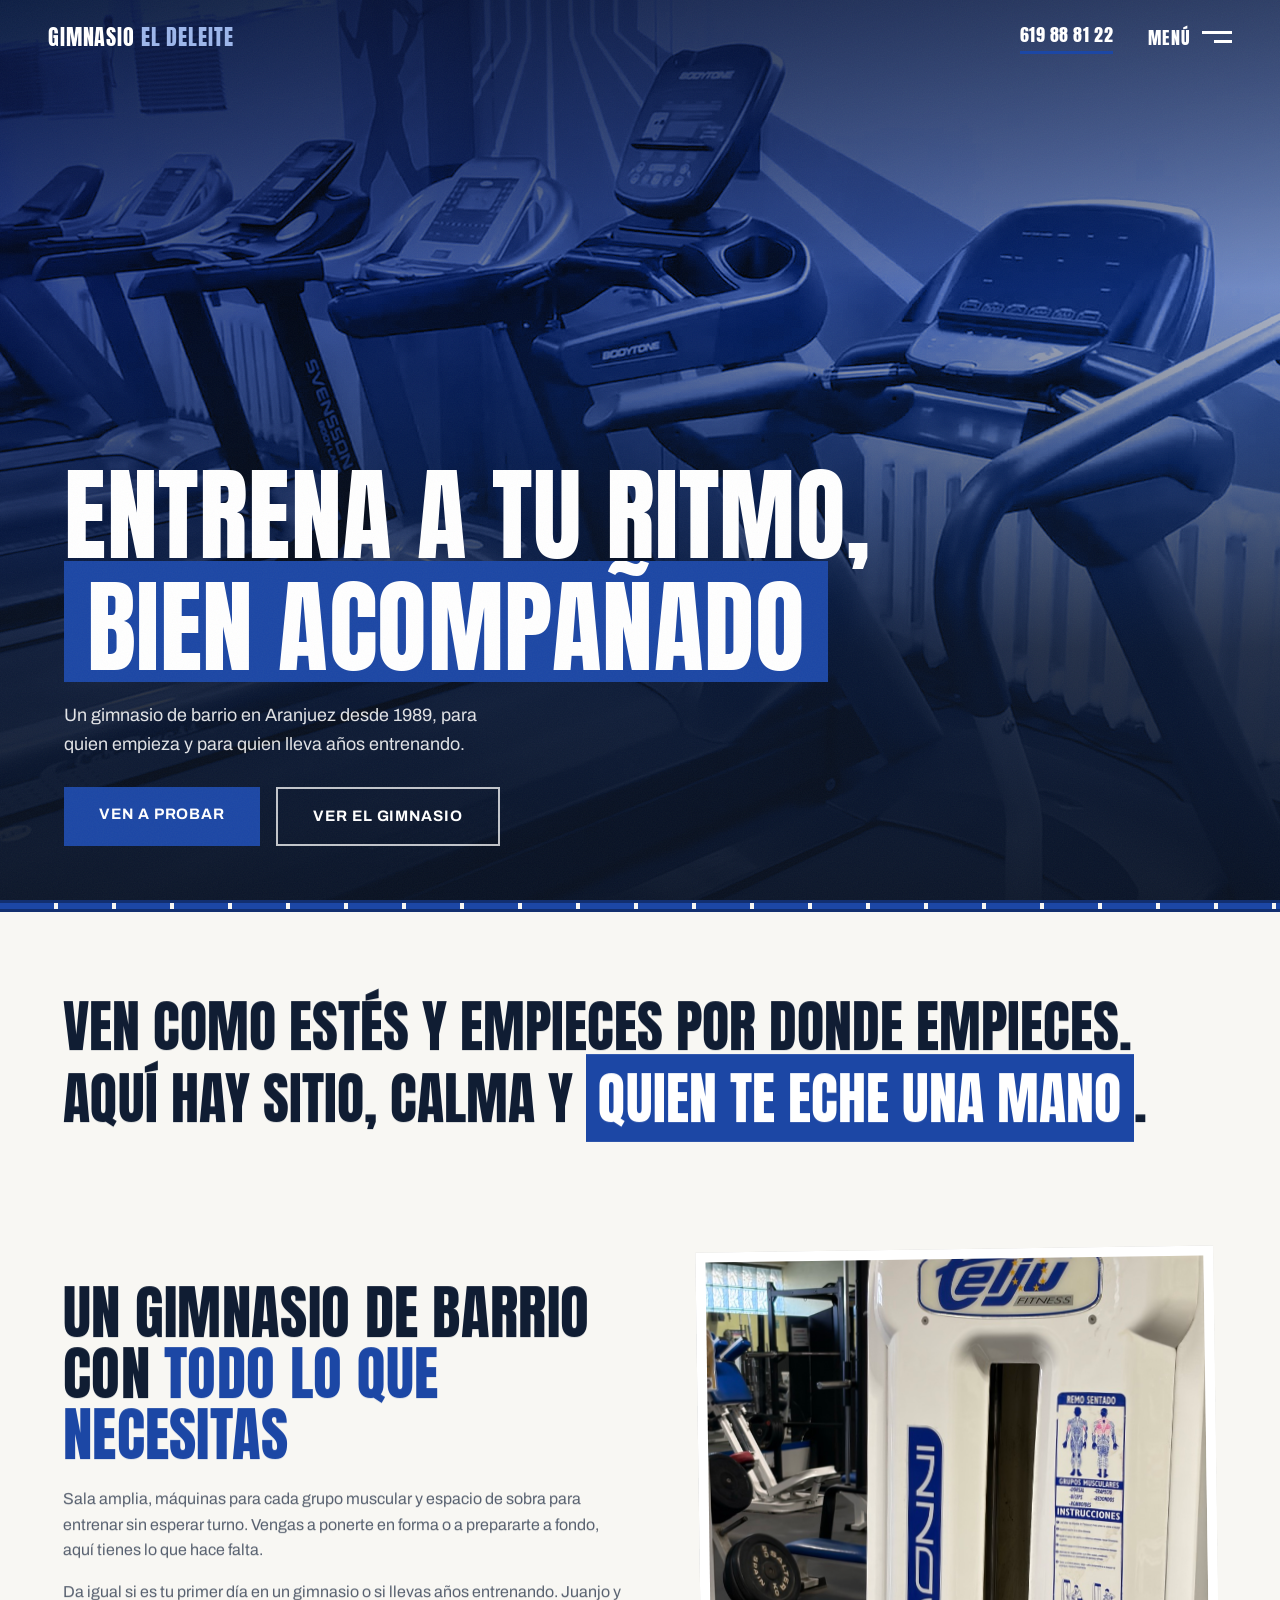
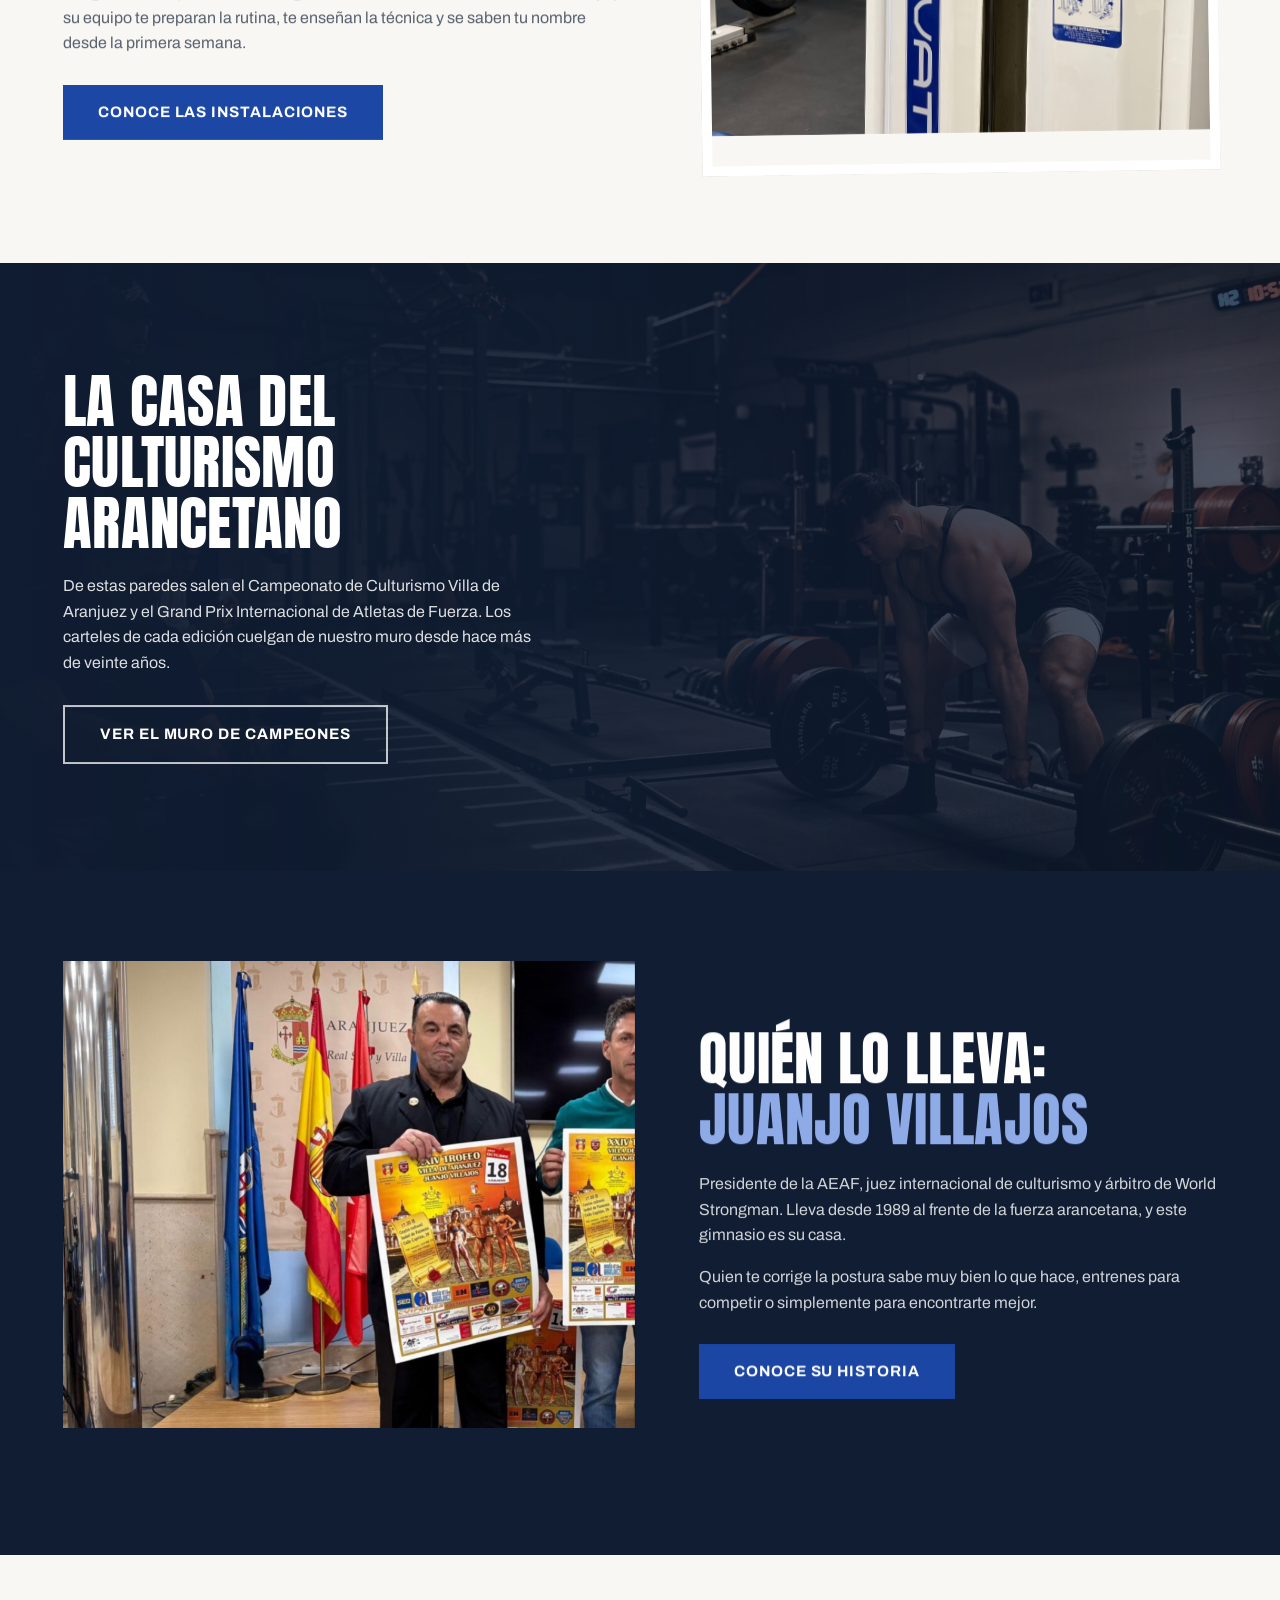
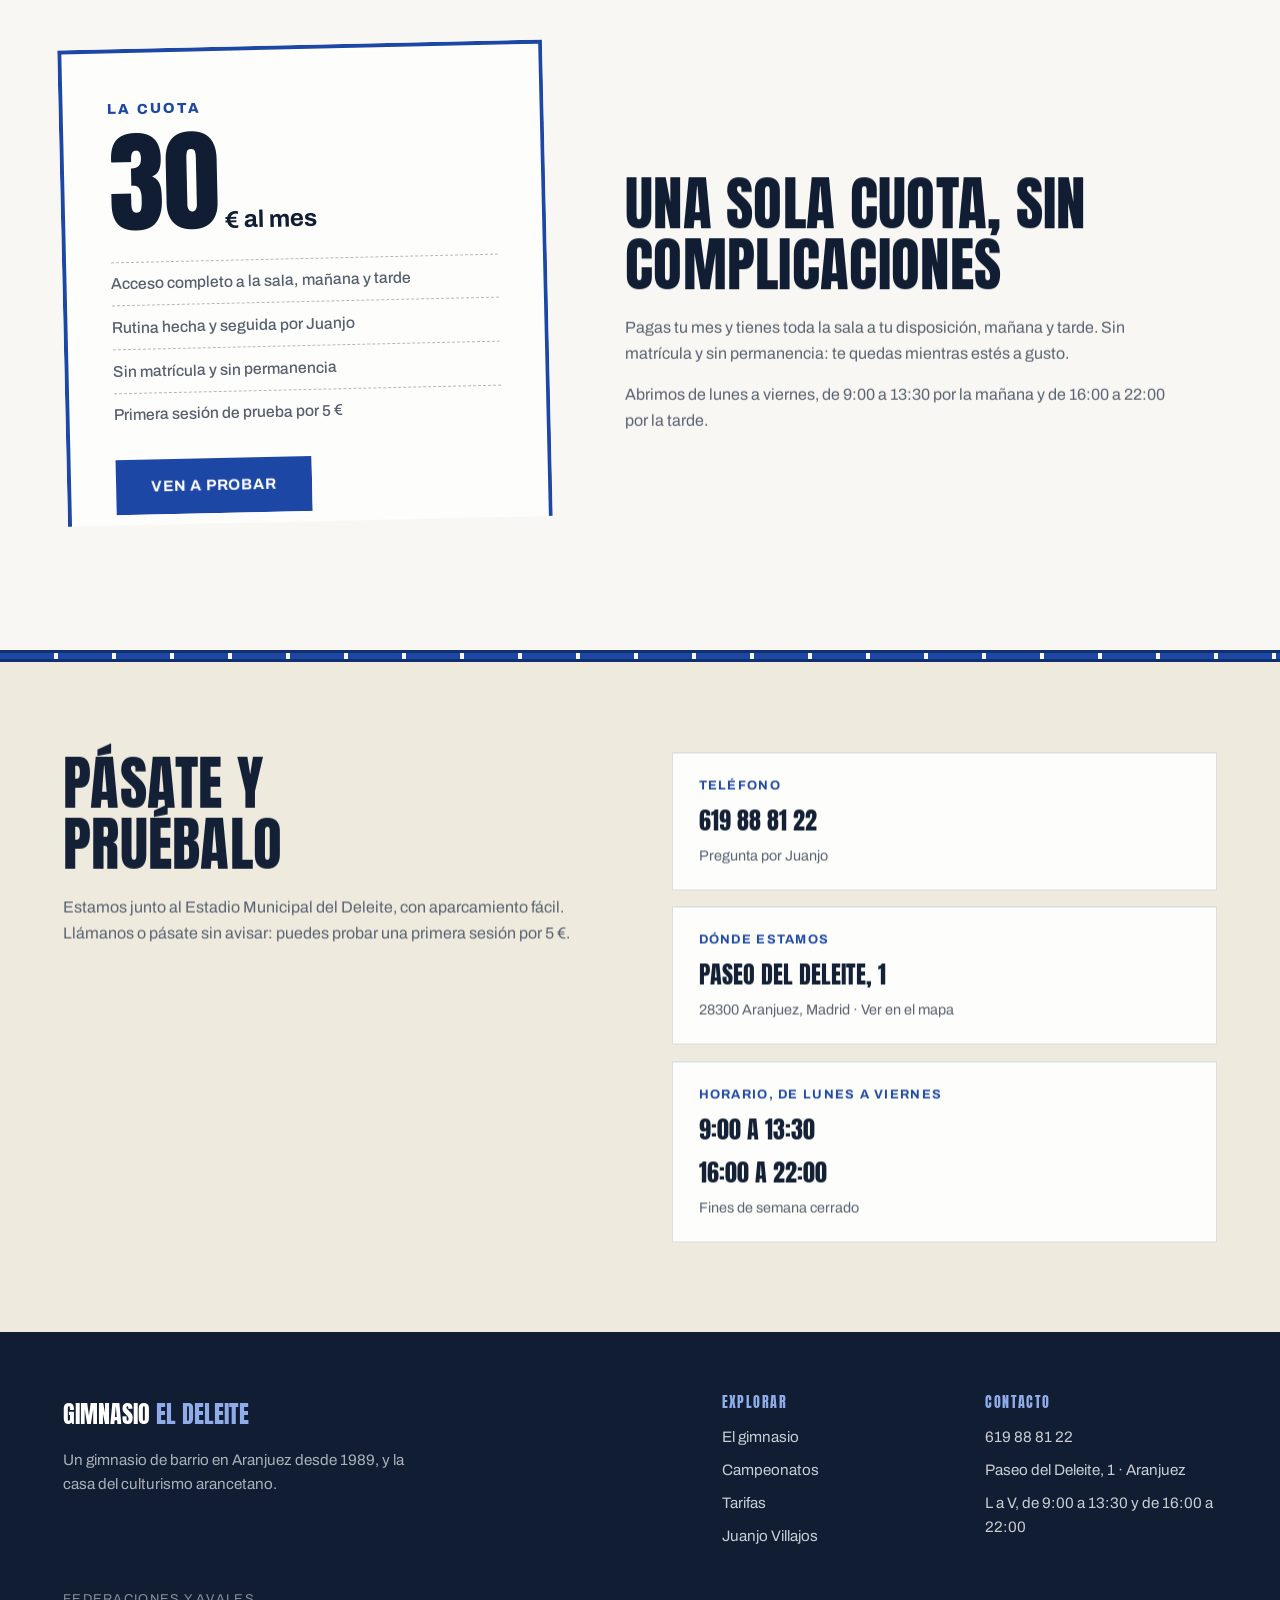
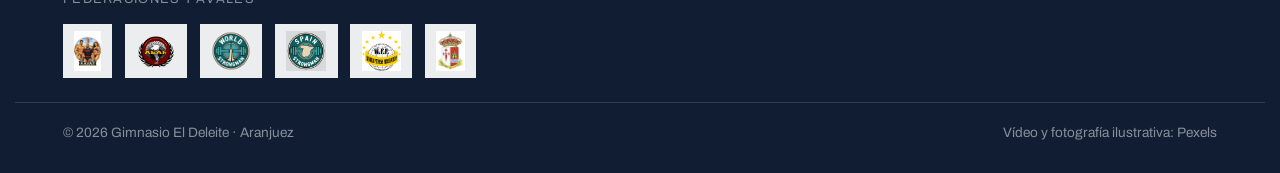
<file: index.html>
<!DOCTYPE html>
<html lang="es">
<head>
  <meta charset="UTF-8">
  <meta name="viewport" content="width=device-width, initial-scale=1.0">
  <title>Gimnasio El Deleite · Aranjuez</title>
  <meta name="description" content="Gimnasio El Deleite: un gimnasio de barrio en Aranjuez desde 1989, con sala amplia, máquinas para todos los niveles y trato cercano. Cuota única de 30 € al mes.">
  <link rel="icon" type="image/png" sizes="32x32" href="assets/icono-32.png">
  <link rel="apple-touch-icon" sizes="180x180" href="assets/icono-180.png">
  <link rel="preconnect" href="https://fonts.googleapis.com">
  <link rel="preconnect" href="https://fonts.gstatic.com" crossorigin>
  <link href="https://fonts.googleapis.com/css2?family=Anton&family=Archivo:wght@400;500;600;700;800&display=swap" rel="stylesheet">
  <link rel="stylesheet" href="css/styles.css?v=17">
</head>
<body>

  <div id="top-sentinel" aria-hidden="true"></div>

  <header class="nav nav--overlay" id="nav">
    <a class="nav__brand" href="index.html">Gimnasio <span>El Deleite</span></a>
    <div class="nav__right">
      <a class="nav__tel" href="tel:+34619888122">619 88 81 22</a>
      <button class="nav__menu" id="navToggle" aria-expanded="false" aria-controls="menu">
        <span>Menú</span>
        <span class="nav__menu-bars" aria-hidden="true"><i></i><i></i></span>
      </button>
    </div>
  </header>

  <!-- PANEL DE MENÚ -->
  <div class="menu" id="menu" aria-hidden="true" role="dialog" aria-modal="true" aria-label="Menú de navegación">
    <button class="menu__close" id="menuClose" aria-label="Cerrar menú">
      <span>Cerrar</span>
      <svg width="22" height="22" viewBox="0 0 22 22" fill="none" stroke="currentColor" stroke-width="2.5" aria-hidden="true"><path d="M3 3l16 16M19 3L3 19"/></svg>
    </button>
    <nav class="menu__nav" aria-label="Navegación principal">
        <a class="menu__link is-active" href="index.html">Inicio</a>
        <a class="menu__link" href="gimnasio.html">El gimnasio</a>
        <a class="menu__link" href="campeonatos.html">Campeonatos</a>
        <a class="menu__link" href="index.html#tarifas">La cuota</a>
        <a class="menu__link" href="index.html#contacto">Contacto</a>
      <div class="menu__foot">
        <a href="tel:+34619888122">619 88 81 22</a>
        <span>Paseo del Deleite, 1 · Aranjuez</span>
        <span>L a V, de 9:00 a 13:30 y de 16:00 a 22:00</span>
      </div>
    </nav>
    <div class="menu__aside" aria-hidden="true">
      <img src="assets/sala-blanca.jpg" alt="">
      <p class="menu__tagline">Aranjuez entrena aquí desde 1989</p>
    </div>
  </div>

  <!-- HERO -->
  <section class="hero" id="inicio">
    <!-- TODO: sustituir gym-hero.mp4 por un vídeo grabado dentro del gimnasio.
         El duotono azul del CSS ajusta cualquier metraje a la paleta de la casa. -->
    <div class="hero__media" aria-hidden="true">
      <video class="hero__video" autoplay muted loop playsinline poster="assets/gym-hero-poster.jpg">
        <source src="assets/gym-hero.mp4" type="video/mp4">
      </video>
      <div class="hero__duo"></div>
      <div class="hero__duo"></div>
    </div>
    <div class="hero__scrim" aria-hidden="true"></div>
    <div class="hero__content">
      <h1 class="hero__title">
        <span class="line"><span class="line__inner">Entrena a tu ritmo,</span></span>
        <span class="line"><span class="line__inner"><span class="hl">bien acompañado</span></span></span>
      </h1>
      <p class="hero__sub">Un gimnasio de barrio en Aranjuez desde 1989, para quien empieza y para quien lleva años entrenando.</p>
      <div class="hero__actions">
        <a class="btn btn--azul magnetic" href="#contacto">Ven a probar</a>
        <a class="btn btn--ghost-light magnetic" href="gimnasio.html">Ver el gimnasio</a>
      </div>
    </div>
  </section>

  <div class="tiles" aria-hidden="true"></div>

  <!-- MANIFIESTO -->
  <section class="manifesto">
    <p class="manifesto__line anim-head">Ven como estés y empieces por donde empieces.</p>
    <p class="manifesto__line anim-head">Aquí hay sitio, calma y <span class="hl">quien te eche una mano</span>.</p>
  </section>

  <!-- EL GIMNASIO -->
  <section class="split">
    <div class="split__text">
      <h2 class="anim-head">Un gimnasio de barrio con <em>todo lo que necesitas</em></h2>
      <p class="anim-up">Sala amplia, máquinas para cada grupo muscular y espacio de sobra para entrenar sin esperar turno. Vengas a ponerte en forma o a prepararte a fondo, aquí tienes lo que hace falta.</p>
      <p class="anim-up">Da igual si es tu primer día en un gimnasio o si llevas años entrenando. Juanjo y su equipo te preparan la rutina, te enseñan la técnica y se saben tu nombre desde la primera semana.</p>
      <a class="btn btn--azul magnetic anim-up" href="gimnasio.html">Conoce las instalaciones</a>
    </div>
    <div class="split__media split__media--frame anim-reveal">
      <img class="parallax" src="assets/sala-maquinas.jpg" alt="Sala de máquinas del gimnasio El Deleite, con máquinas Telju blancas y azules">
    </div>
  </section>

  <!-- CAMPEONATOS -->
  <section class="band-photo">
    <img class="band-photo__bg parallax" src="assets/grandprix.jpg" alt="">
    <div class="band-photo__inner">
      <h2 class="anim-head">La casa del culturismo arancetano</h2>
      <p class="anim-up">De estas paredes salen el Campeonato de Culturismo Villa de Aranjuez y el Grand Prix Internacional de Atletas de Fuerza. Los carteles de cada edición cuelgan de nuestro muro desde hace más de veinte años.</p>
      <a class="btn btn--ghost-light magnetic anim-up" href="campeonatos.html">Ver el muro de campeones</a>
    </div>
  </section>

  <!-- JUANJO -->
  <section class="owner">
    <div class="split split--flip">
      <div class="split__text">
        <h2 class="anim-head">Quién lo lleva: <em>Juanjo Villajos</em></h2>
        <p class="anim-up">Presidente de la AEAF, juez internacional de culturismo y árbitro de World Strongman. Lleva desde 1989 al frente de la fuerza arancetana, y este gimnasio es su casa.</p>
        <p class="anim-up">Quien te corrige la postura sabe muy bien lo que hace, entrenes para competir o simplemente para encontrarte mejor.</p>
        <a class="btn btn--azul magnetic anim-up" href="https://www.juanjovillajos.es" target="_blank" rel="noopener noreferrer">Conoce su historia</a>
      </div>
      <div class="split__media anim-reveal">
        <img class="parallax" src="assets/juanjo.jpg" alt="Juanjo Villajos presentando el XXIV Trofeo Villa de Aranjuez">
      </div>
    </div>
  </section>

  <!-- LA CUOTA -->
  <section class="fee" id="tarifas">
    <div class="fee__inner">
      <div class="fee__sign anim-reveal">
        <span class="fee__label">La cuota</span>
        <span class="fee__price">30<small> € al mes</small></span>
        <ul class="fee__terms">
          <li>Acceso completo a la sala, mañana y tarde</li>
          <li>Rutina hecha y seguida por Juanjo</li>
          <li>Sin matrícula y sin permanencia</li>
          <li>Primera sesión de prueba por 5 €</li>
        </ul>
        <a class="btn btn--azul magnetic" href="#contacto">Ven a probar</a>
      </div>
      <div class="fee__text">
        <h2 class="anim-head">Una sola cuota, sin complicaciones</h2>
        <p class="anim-up">Pagas tu mes y tienes toda la sala a tu disposición, mañana y tarde. Sin matrícula y sin permanencia: te quedas mientras estés a gusto.</p>
        <p class="anim-up">Abrimos de lunes a viernes, de 9:00 a 13:30 por la mañana y de 16:00 a 22:00 por la tarde.</p>
      </div>
    </div>
  </section>

  <div class="tiles" aria-hidden="true"></div>

  <!-- CONTACTO -->
  <section class="contact" id="contacto">
    <div class="contact__inner">
      <div class="contact__intro">
        <h2 class="anim-head">Pásate y pruébalo</h2>
        <p class="anim-up">Estamos junto al Estadio Municipal del Deleite, con aparcamiento fácil. Llámanos o pásate sin avisar: puedes probar una primera sesión por 5 €.</p>
      </div>
      <div class="contact__cards">
        <a class="contact__card anim-up magnetic" href="tel:+34619888122">
          <span class="contact__label">Teléfono</span>
          <span class="contact__value">619 88 81 22</span>
          <span class="contact__extra">Pregunta por Juanjo</span>
        </a>
        <a class="contact__card anim-up magnetic" href="https://maps.google.com/?q=Paseo+del+Deleite+1,+Aranjuez" target="_blank" rel="noopener noreferrer">
          <span class="contact__label">Dónde estamos</span>
          <span class="contact__value">Paseo del Deleite, 1</span>
          <span class="contact__extra">28300 Aranjuez, Madrid · Ver en el mapa</span>
        </a>
        <div class="contact__card anim-up">
          <span class="contact__label">Horario, de lunes a viernes</span>
          <span class="contact__value">9:00 a 13:30</span>
          <span class="contact__value">16:00 a 22:00</span>
          <span class="contact__extra">Fines de semana cerrado</span>
        </div>
      </div>
    </div>
  </section>

  <footer class="footer">
    <div class="footer__main">
      <div class="footer__brand">
        <a class="footer__logo" href="index.html">Gimnasio <span>El Deleite</span></a>
        <p class="footer__tag">Un gimnasio de barrio en Aranjuez desde 1989, y la casa del culturismo arancetano.</p>
      </div>
      <nav class="footer__nav" aria-label="Enlaces del pie">
        <div class="footer__col">
          <h3 class="footer__h">Explorar</h3>
          <a href="gimnasio.html">El gimnasio</a>
          <a href="campeonatos.html">Campeonatos</a>
          <a href="index.html#tarifas">Tarifas</a>
          <a href="https://www.juanjovillajos.es" target="_blank" rel="noopener noreferrer">Juanjo Villajos</a>
        </div>
        <div class="footer__col">
          <h3 class="footer__h">Contacto</h3>
          <a href="tel:+34619888122">619 88 81 22</a>
          <span>Paseo del Deleite, 1 · Aranjuez</span>
          <span>L a V, de 9:00 a 13:30 y de 16:00 a 22:00</span>
        </div>
      </nav>
    </div>
    <div class="footer__orgs">
      <span class="footer__orgs-label">Federaciones y avales</span>
      <div class="footer__logos">
        <span class="footer__chip"><img src="assets/aafaf.jpg" alt="AAFAF, Asociación Arancetana de Fisicoculturismo y Atletas de Fuerza"></span>
        <span class="footer__chip"><img src="assets/aeaf.png" alt="AEAF, Agrupación Española de Atletas de Fuerza"></span>
        <a class="footer__chip" href="https://worldstrongman.org" target="_blank" rel="noopener noreferrer"><img src="assets/world-strongman.png" alt="World Strongman"></a>
        <span class="footer__chip"><img src="assets/spain-strongman.jpg" alt="Spain Strongman"></span>
        <span class="footer__chip"><img src="assets/wff.png" alt="WFF, World Fitness Federation"></span>
        <a class="footer__chip" href="https://www.aranjuez.es" target="_blank" rel="noopener noreferrer"><img src="assets/aranjuez.jpg" alt="Real Sitio y Villa de Aranjuez"></a>
      </div>
    </div>
    <div class="footer__bottom">
      <span>© 2026 Gimnasio El Deleite · Aranjuez</span>
      <span>Vídeo y fotografía ilustrativa: Pexels</span>
    </div>
  </footer>

  <script src="js/vendor/gsap.min.js"></script>
  <script src="js/vendor/ScrollTrigger.min.js"></script>
  <script src="js/main.js?v=17"></script>
</body>
</html>
</file>
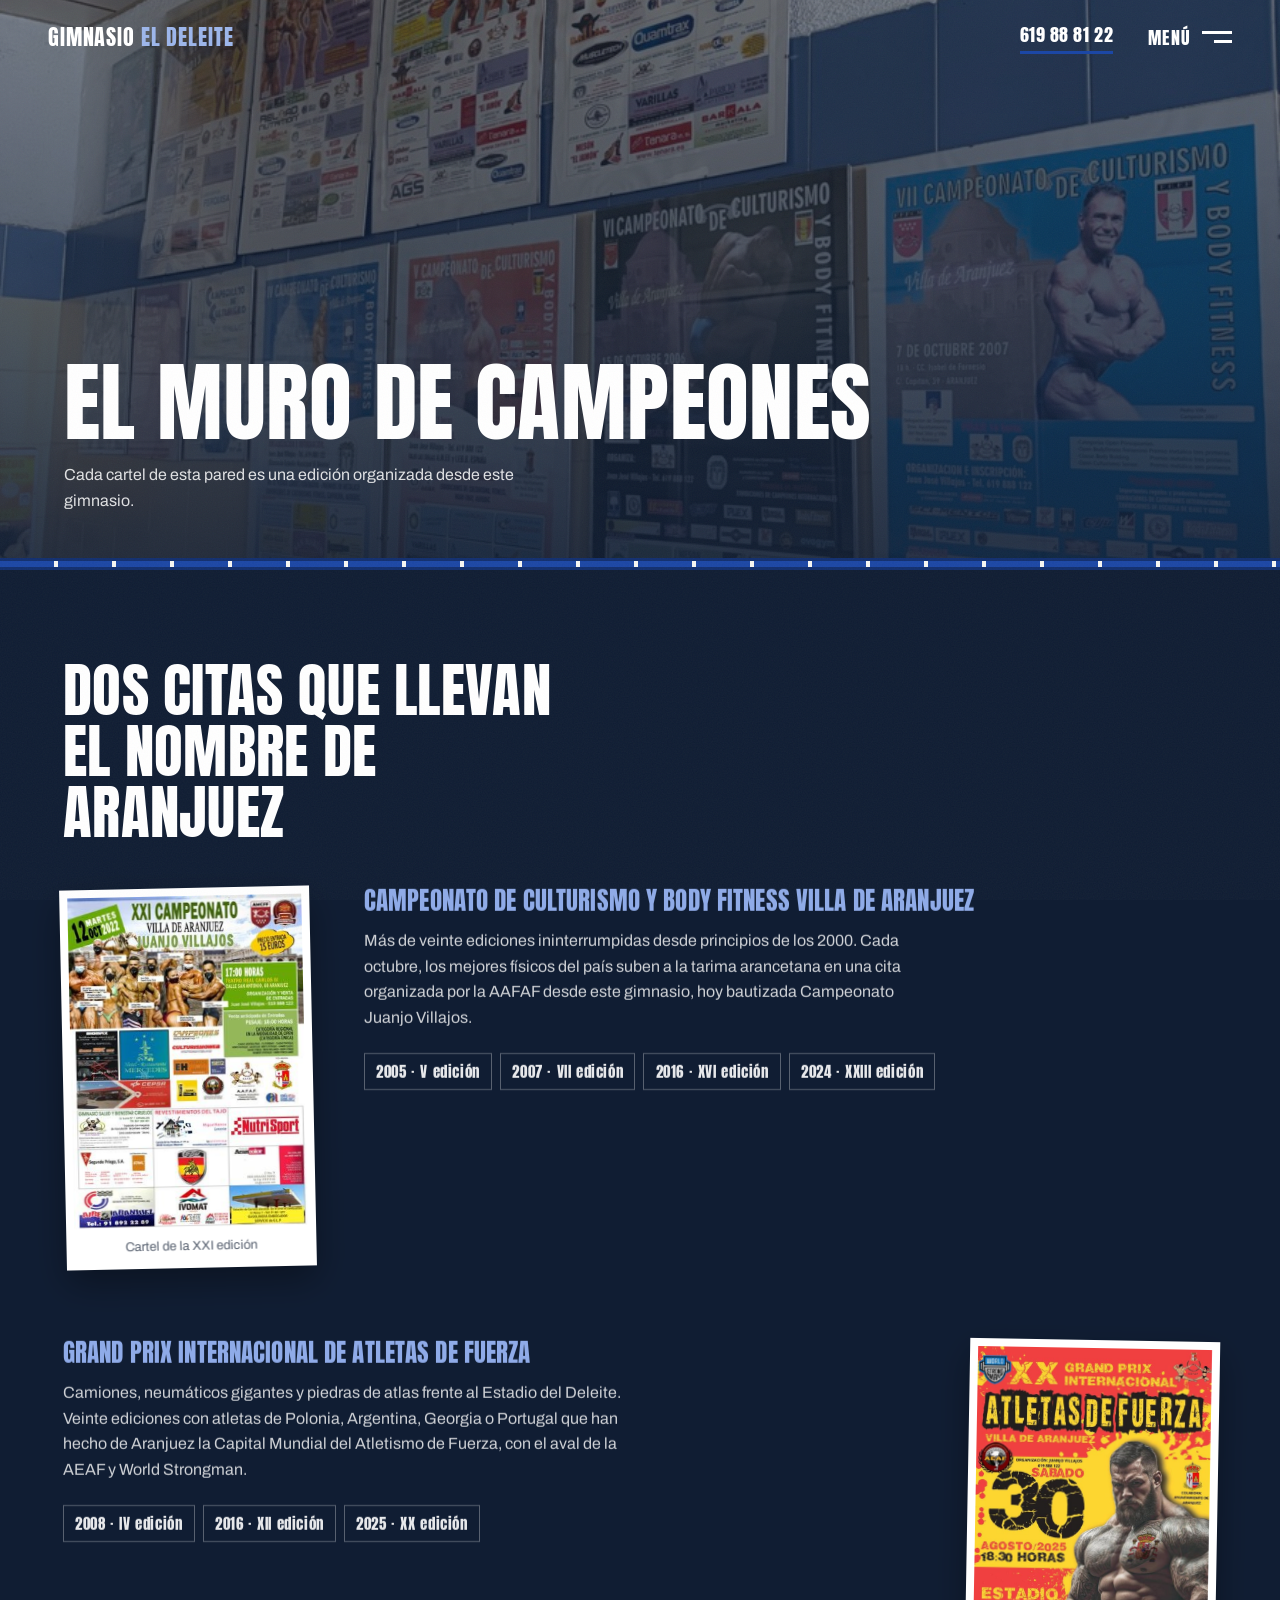
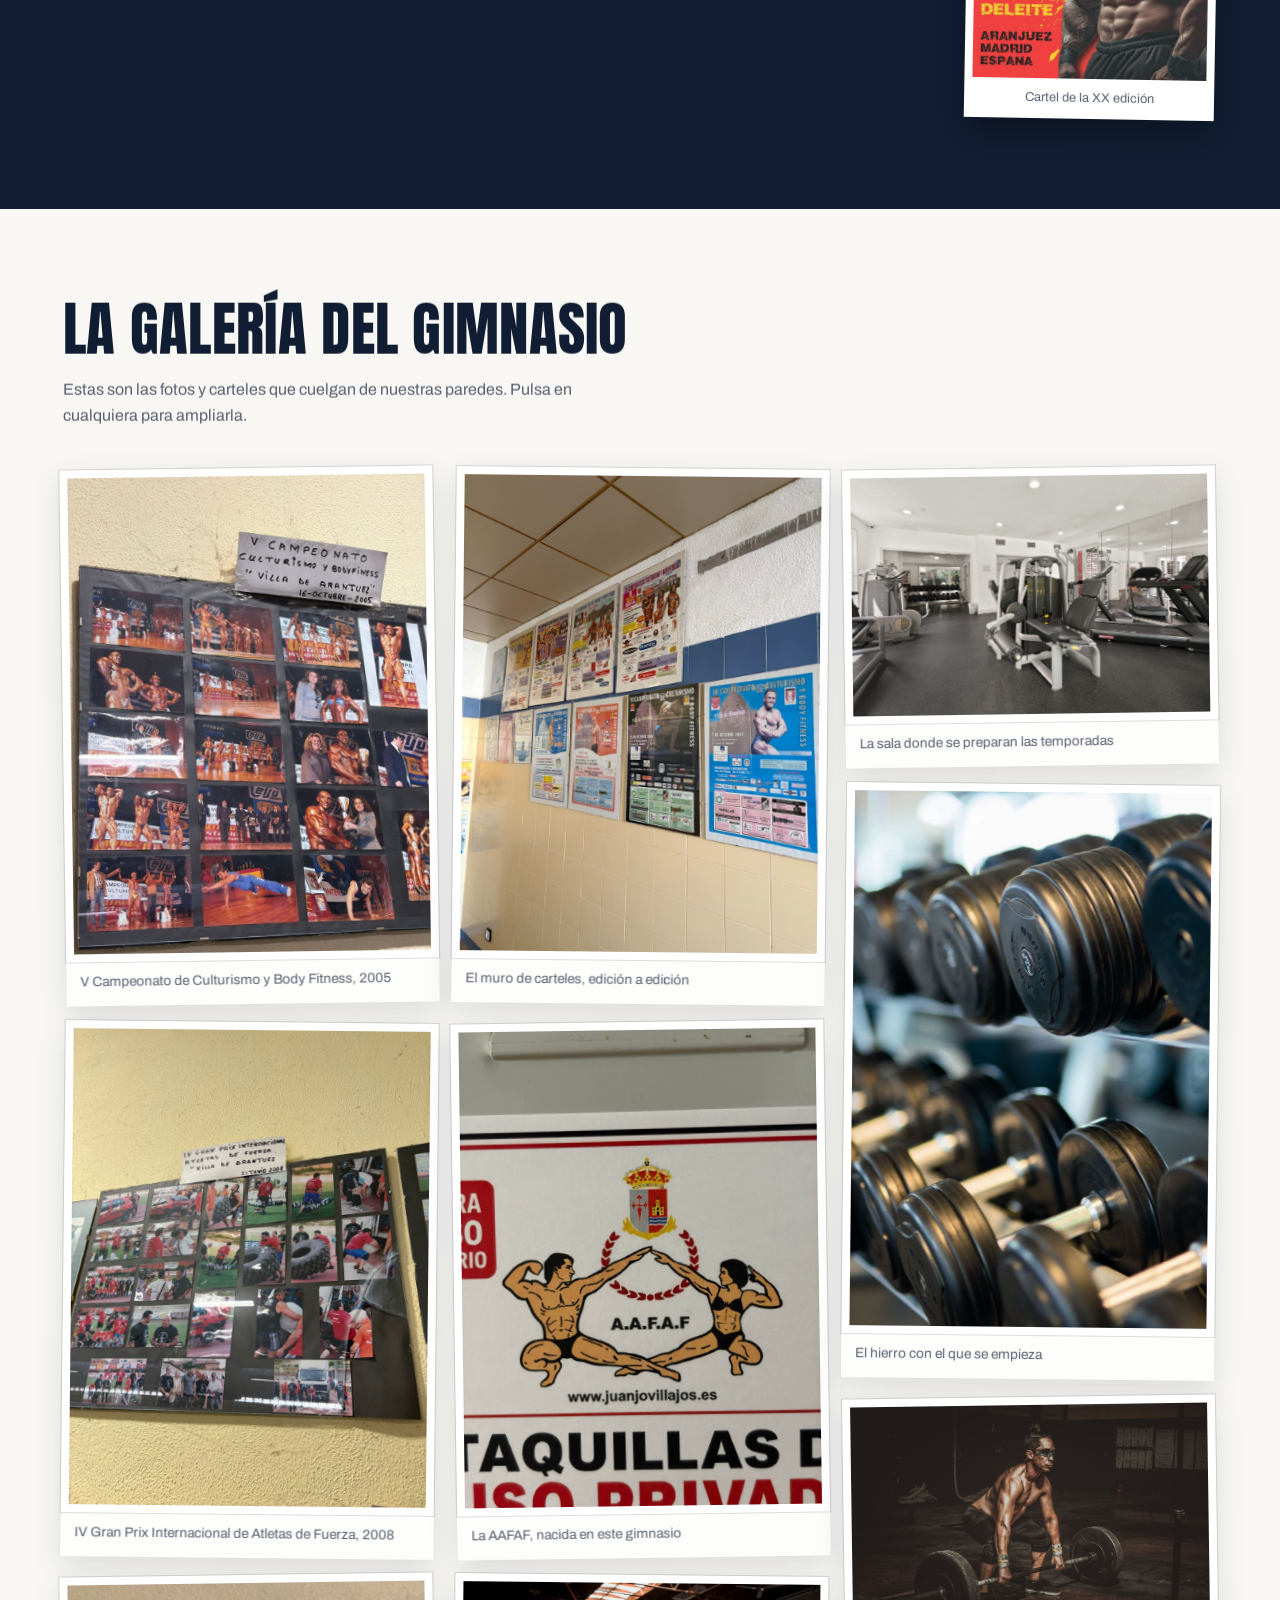
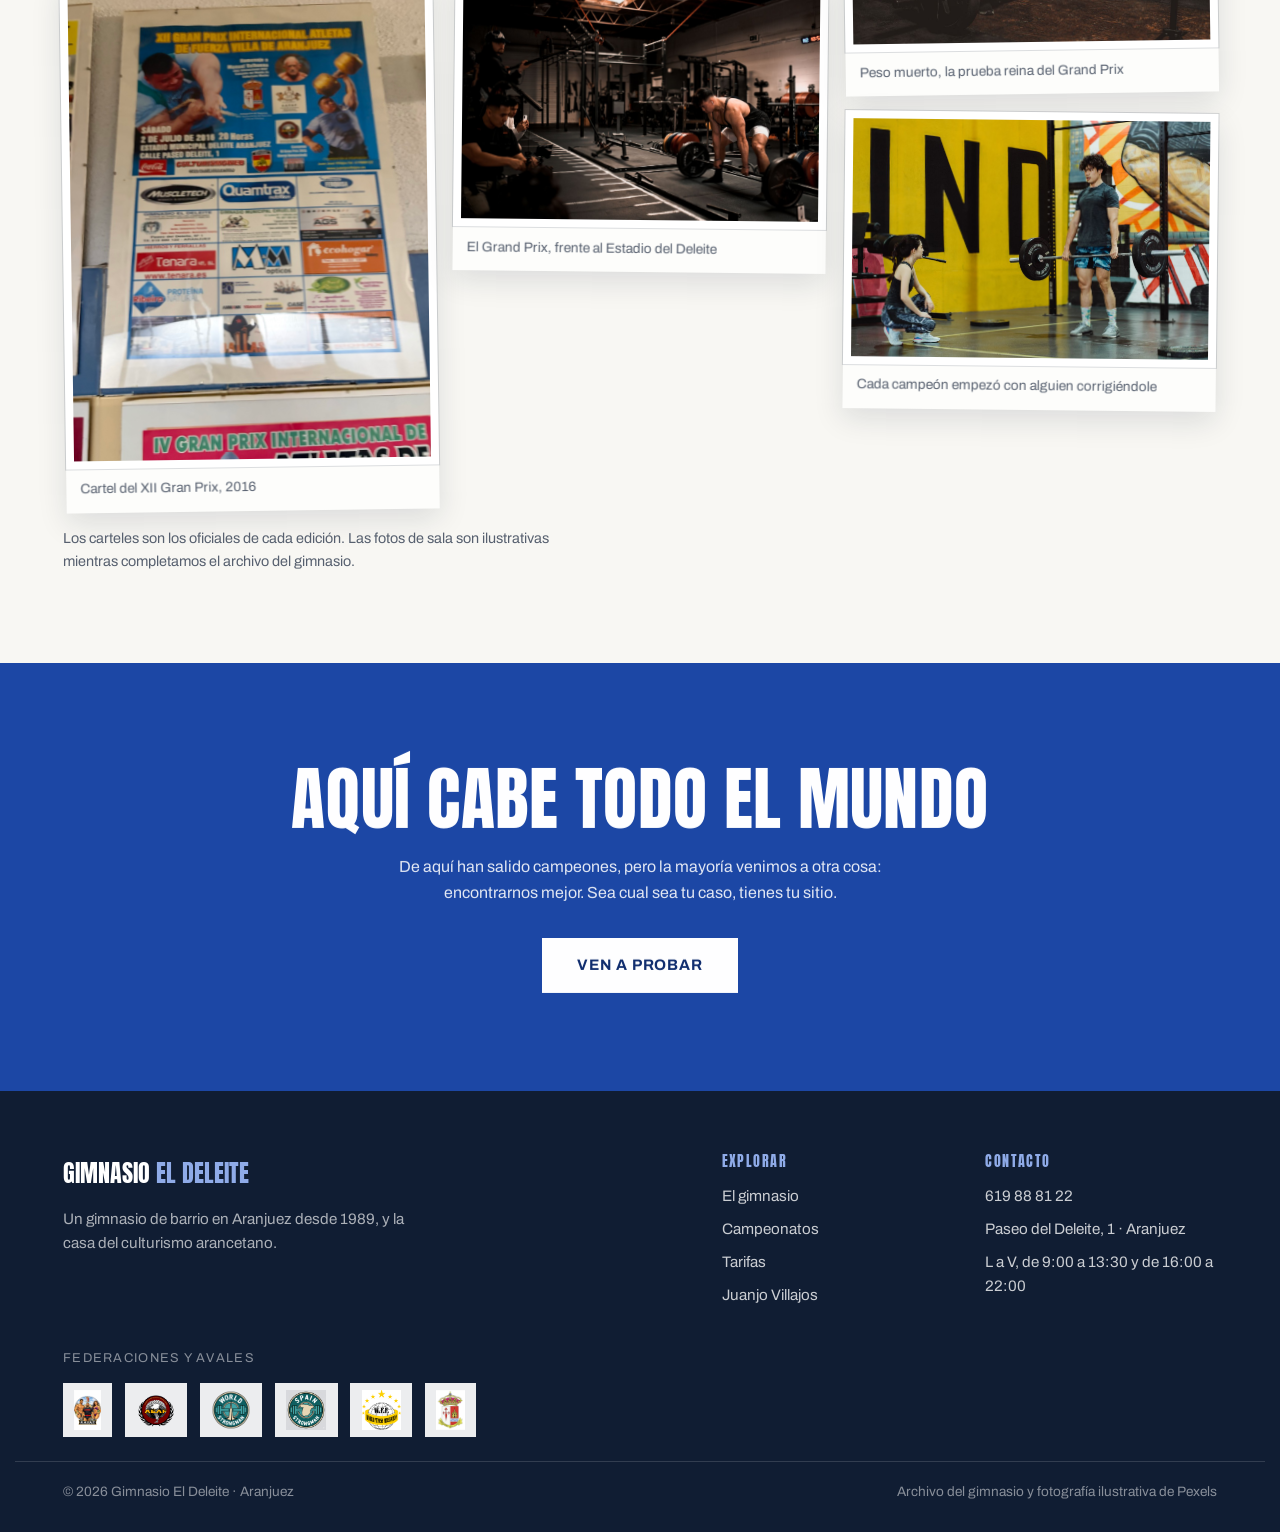
<file: campeonatos.html>
<!DOCTYPE html>
<html lang="es">
<head>
  <meta charset="UTF-8">
  <meta name="viewport" content="width=device-width, initial-scale=1.0">
  <title>Campeonatos · Gimnasio El Deleite, Aranjuez</title>
  <meta name="description" content="El muro de campeones del Gimnasio El Deleite: más de veinte años del Campeonato de Culturismo Villa de Aranjuez y del Grand Prix Internacional de Atletas de Fuerza.">
  <link rel="icon" type="image/png" sizes="32x32" href="assets/icono-32.png">
  <link rel="apple-touch-icon" sizes="180x180" href="assets/icono-180.png">
  <link rel="preconnect" href="https://fonts.googleapis.com">
  <link rel="preconnect" href="https://fonts.gstatic.com" crossorigin>
  <link href="https://fonts.googleapis.com/css2?family=Anton&family=Archivo:wght@400;500;600;700;800&display=swap" rel="stylesheet">
  <link rel="stylesheet" href="css/styles.css?v=17">
</head>
<body>

  <div id="top-sentinel" aria-hidden="true"></div>

  <header class="nav nav--overlay" id="nav">
    <a class="nav__brand" href="index.html">Gimnasio <span>El Deleite</span></a>
    <div class="nav__right">
      <a class="nav__tel" href="tel:+34619888122">619 88 81 22</a>
      <button class="nav__menu" id="navToggle" aria-expanded="false" aria-controls="menu">
        <span>Menú</span>
        <span class="nav__menu-bars" aria-hidden="true"><i></i><i></i></span>
      </button>
    </div>
  </header>

  <!-- PANEL DE MENÚ -->
  <div class="menu" id="menu" aria-hidden="true" role="dialog" aria-modal="true" aria-label="Menú de navegación">
    <button class="menu__close" id="menuClose" aria-label="Cerrar menú">
      <span>Cerrar</span>
      <svg width="22" height="22" viewBox="0 0 22 22" fill="none" stroke="currentColor" stroke-width="2.5" aria-hidden="true"><path d="M3 3l16 16M19 3L3 19"/></svg>
    </button>
    <nav class="menu__nav" aria-label="Navegación principal">
        <a class="menu__link" href="index.html">Inicio</a>
        <a class="menu__link" href="gimnasio.html">El gimnasio</a>
        <a class="menu__link is-active" href="campeonatos.html">Campeonatos</a>
        <a class="menu__link" href="index.html#tarifas">La cuota</a>
        <a class="menu__link" href="index.html#contacto">Contacto</a>
      <div class="menu__foot">
        <a href="tel:+34619888122">619 88 81 22</a>
        <span>Paseo del Deleite, 1 · Aranjuez</span>
        <span>L a V, de 9:00 a 13:30 y de 16:00 a 22:00</span>
      </div>
    </nav>
    <div class="menu__aside" aria-hidden="true">
      <img src="assets/muro-carteles.jpg" alt="">
      <p class="menu__tagline">Aranjuez entrena aquí desde 1989</p>
    </div>
  </div>

  <!-- HERO DE PÁGINA -->
  <section class="pagehero">
    <img class="pagehero__img" src="assets/muro-carteles.jpg" alt="">
    <div class="pagehero__scrim" aria-hidden="true"></div>
    <div class="pagehero__content">
      <h1 class="anim-head">El muro de campeones</h1>
      <p class="anim-up">Cada cartel de esta pared es una edición organizada desde este gimnasio.</p>
    </div>
  </section>

  <div class="tiles" aria-hidden="true"></div>

  <!-- HISTORIA -->
  <section class="legacy">
    <div class="legacy__inner">
      <h2 class="anim-head">Dos citas que llevan el nombre de Aranjuez</h2>
      <div class="legacy__cols">
        <article class="legacy__cita">
          <figure class="legacy__cartel anim-up" tabindex="0" role="button" aria-label="Ampliar el cartel del XXI Campeonato de 2022">
            <img src="assets/cartel-culturismo-2022.jpg" alt="Cartel oficial del XXI Campeonato Villa de Aranjuez Juanjo Villajos, 12 de octubre de 2022 en el Teatro Real Carlos III" loading="lazy">
            <figcaption>Cartel de la XXI edición</figcaption>
          </figure>
        <div class="legacy__block anim-up">
          <h3>Campeonato de Culturismo y Body Fitness Villa de Aranjuez</h3>
          <p>Más de veinte ediciones ininterrumpidas desde principios de los 2000. Cada octubre, los mejores físicos del país suben a la tarima arancetana en una cita organizada por la AAFAF desde este gimnasio, hoy bautizada Campeonato Juanjo Villajos.</p>
          <div class="legacy__years">
            <span class="legacy__year">2005 · V edición</span>
            <span class="legacy__year">2007 · VII edición</span>
            <span class="legacy__year">2016 · XVI edición</span>
            <span class="legacy__year">2024 · XXIII edición</span>
          </div>
        </div>
        </article>
        <article class="legacy__cita legacy__cita--flip">
          <figure class="legacy__cartel anim-up" tabindex="0" role="button" aria-label="Ampliar el cartel del XX Grand Prix de 2025">
            <img src="assets/cartel-granprix-2025.jpg" alt="Cartel oficial del XX Grand Prix Internacional Atletas de Fuerza Villa de Aranjuez, 30 de agosto de 2025 en el Estadio Deleite" loading="lazy">
            <figcaption>Cartel de la XX edición</figcaption>
          </figure>
        <div class="legacy__block anim-up">
          <h3>Grand Prix Internacional de Atletas de Fuerza</h3>
          <p>Camiones, neumáticos gigantes y piedras de atlas frente al Estadio del Deleite. Veinte ediciones con atletas de Polonia, Argentina, Georgia o Portugal que han hecho de Aranjuez la Capital Mundial del Atletismo de Fuerza, con el aval de la AEAF y World Strongman.</p>
          <div class="legacy__years">
            <span class="legacy__year">2008 · IV edición</span>
            <span class="legacy__year">2016 · XII edición</span>
            <span class="legacy__year">2025 · XX edición</span>
          </div>
        </div>
        </article>
      </div>
    </div>
  </section>

  <!-- GALERÍA -->
  <section class="wall">
    <h2 class="anim-head">La galería del gimnasio</h2>
    <p class="anim-up">Estas son las fotos y carteles que cuelgan de nuestras paredes. Pulsa en cualquiera para ampliarla.</p>
    <!-- TODO: ir añadiendo aquí más fotos del archivo del gimnasio -->
    <div class="wall__grid">
      <figure class="wall__item anim-up" tabindex="0" role="button" aria-label="Ampliar foto del V Campeonato de Culturismo">
        <img src="assets/muro-culturismo.jpg" alt="Panel de fotos del V Campeonato de Culturismo y Body Fitness Villa de Aranjuez, octubre de 2005" loading="lazy">
        <figcaption>V Campeonato de Culturismo y Body Fitness, 2005</figcaption>
      </figure>
      <figure class="wall__item anim-up" tabindex="0" role="button" aria-label="Ampliar foto del IV Gran Prix de Atletas de Fuerza">
        <img src="assets/muro-granprix.jpg" alt="Panel de fotos del IV Gran Prix Internacional de Atletas de Fuerza Villa de Aranjuez, junio de 2008" loading="lazy">
        <figcaption>IV Gran Prix Internacional de Atletas de Fuerza, 2008</figcaption>
      </figure>
      <figure class="wall__item anim-up" tabindex="0" role="button" aria-label="Ampliar cartel del XII Gran Prix">
        <img src="assets/cartel-granprix-2016.jpg" alt="Cartel del XII Gran Prix Internacional de Atletas de Fuerza Villa de Aranjuez, julio de 2016" loading="lazy">
        <figcaption>Cartel del XII Gran Prix, 2016</figcaption>
      </figure>
      <figure class="wall__item anim-up" tabindex="0" role="button" aria-label="Ampliar foto del muro de carteles">
        <img src="assets/muro-carteles.jpg" alt="Pared del gimnasio con los carteles enmarcados de los campeonatos de culturismo de cada año" loading="lazy">
        <figcaption>El muro de carteles, edición a edición</figcaption>
      </figure>
      <figure class="wall__item anim-up" tabindex="0" role="button" aria-label="Ampliar emblema de la AAFAF">
        <img src="assets/cartel-aafaf.jpg" alt="Emblema de la AAFAF, Asociación Arancetana de Fisicoculturismo y Atletas de Fuerza" loading="lazy">
        <figcaption>La AAFAF, nacida en este gimnasio</figcaption>
      </figure>
      <figure class="wall__item anim-up" tabindex="0" role="button" aria-label="Ampliar foto del Grand Prix">
        <img src="assets/grandprix.jpg" alt="Atletas de fuerza volteando neumáticos gigantes en el Grand Prix" loading="lazy">
        <figcaption>El Grand Prix, frente al Estadio del Deleite</figcaption>
      </figure>
      <figure class="wall__item anim-up" tabindex="0" role="button" aria-label="Ampliar foto de la sala del gimnasio">
        <img src="assets/sala-blanca.jpg" alt="Sala del gimnasio con máquinas, espejos y suelo técnico" loading="lazy">
        <figcaption>La sala donde se preparan las temporadas</figcaption>
      </figure>
      <figure class="wall__item anim-up" tabindex="0" role="button" aria-label="Ampliar foto del rack de mancuernas">
        <img src="assets/mancuernas.jpg" alt="Hileras de mancuernas en su rack" loading="lazy">
        <figcaption>El hierro con el que se empieza</figcaption>
      </figure>
      <figure class="wall__item anim-up" tabindex="0" role="button" aria-label="Ampliar foto de peso muerto">
        <img src="assets/lift.jpg" alt="Atleta ejecutando un peso muerto con barra cargada" loading="lazy">
        <figcaption>Peso muerto, la prueba reina del Grand Prix</figcaption>
      </figure>
      <figure class="wall__item anim-up" tabindex="0" role="button" aria-label="Ampliar foto de entrenamiento supervisado">
        <img src="assets/seminarios.jpg" alt="Entrenador corrigiendo la técnica de un levantamiento" loading="lazy">
        <figcaption>Cada campeón empezó con alguien corrigiéndole</figcaption>
      </figure>
    </div>
    <p class="wall__note anim-up">Los carteles son los oficiales de cada edición. Las fotos de sala son ilustrativas mientras completamos el archivo del gimnasio.</p>
  </section>

  <!-- CTA FINAL -->
  <section class="cta-final">
    <div class="cta-final__inner">
      <h2 class="anim-head">Aquí cabe todo el mundo</h2>
      <p class="anim-up">De aquí han salido campeones, pero la mayoría venimos a otra cosa: encontrarnos mejor. Sea cual sea tu caso, tienes tu sitio.</p>
      <a class="btn btn--azul magnetic anim-up" href="index.html#contacto">Ven a probar</a>
    </div>
  </section>

  <footer class="footer">
    <div class="footer__main">
      <div class="footer__brand">
        <a class="footer__logo" href="index.html">Gimnasio <span>El Deleite</span></a>
        <p class="footer__tag">Un gimnasio de barrio en Aranjuez desde 1989, y la casa del culturismo arancetano.</p>
      </div>
      <nav class="footer__nav" aria-label="Enlaces del pie">
        <div class="footer__col">
          <h3 class="footer__h">Explorar</h3>
          <a href="gimnasio.html">El gimnasio</a>
          <a href="campeonatos.html">Campeonatos</a>
          <a href="index.html#tarifas">Tarifas</a>
          <a href="https://www.juanjovillajos.es" target="_blank" rel="noopener noreferrer">Juanjo Villajos</a>
        </div>
        <div class="footer__col">
          <h3 class="footer__h">Contacto</h3>
          <a href="tel:+34619888122">619 88 81 22</a>
          <span>Paseo del Deleite, 1 · Aranjuez</span>
          <span>L a V, de 9:00 a 13:30 y de 16:00 a 22:00</span>
        </div>
      </nav>
    </div>
    <div class="footer__orgs">
      <span class="footer__orgs-label">Federaciones y avales</span>
      <div class="footer__logos">
        <span class="footer__chip"><img src="assets/aafaf.jpg" alt="AAFAF, Asociación Arancetana de Fisicoculturismo y Atletas de Fuerza"></span>
        <span class="footer__chip"><img src="assets/aeaf.png" alt="AEAF, Agrupación Española de Atletas de Fuerza"></span>
        <a class="footer__chip" href="https://worldstrongman.org" target="_blank" rel="noopener noreferrer"><img src="assets/world-strongman.png" alt="World Strongman"></a>
        <span class="footer__chip"><img src="assets/spain-strongman.jpg" alt="Spain Strongman"></span>
        <span class="footer__chip"><img src="assets/wff.png" alt="WFF, World Fitness Federation"></span>
        <a class="footer__chip" href="https://www.aranjuez.es" target="_blank" rel="noopener noreferrer"><img src="assets/aranjuez.jpg" alt="Real Sitio y Villa de Aranjuez"></a>
      </div>
    </div>
    <div class="footer__bottom">
      <span>© 2026 Gimnasio El Deleite · Aranjuez</span>
      <span>Archivo del gimnasio y fotografía ilustrativa de Pexels</span>
    </div>
  </footer>

  <!-- LIGHTBOX de la galería -->
  <div class="lightbox" id="lightbox" aria-hidden="true" role="dialog" aria-modal="true" aria-label="Foto ampliada">
    <button class="lightbox__close" id="lightboxClose" aria-label="Cerrar foto">&times;</button>
    <img id="lightboxImg" alt="">
  </div>

  <script src="js/vendor/gsap.min.js"></script>
  <script src="js/vendor/ScrollTrigger.min.js"></script>
  <script src="js/main.js?v=17"></script>
</body>
</html>
</file>
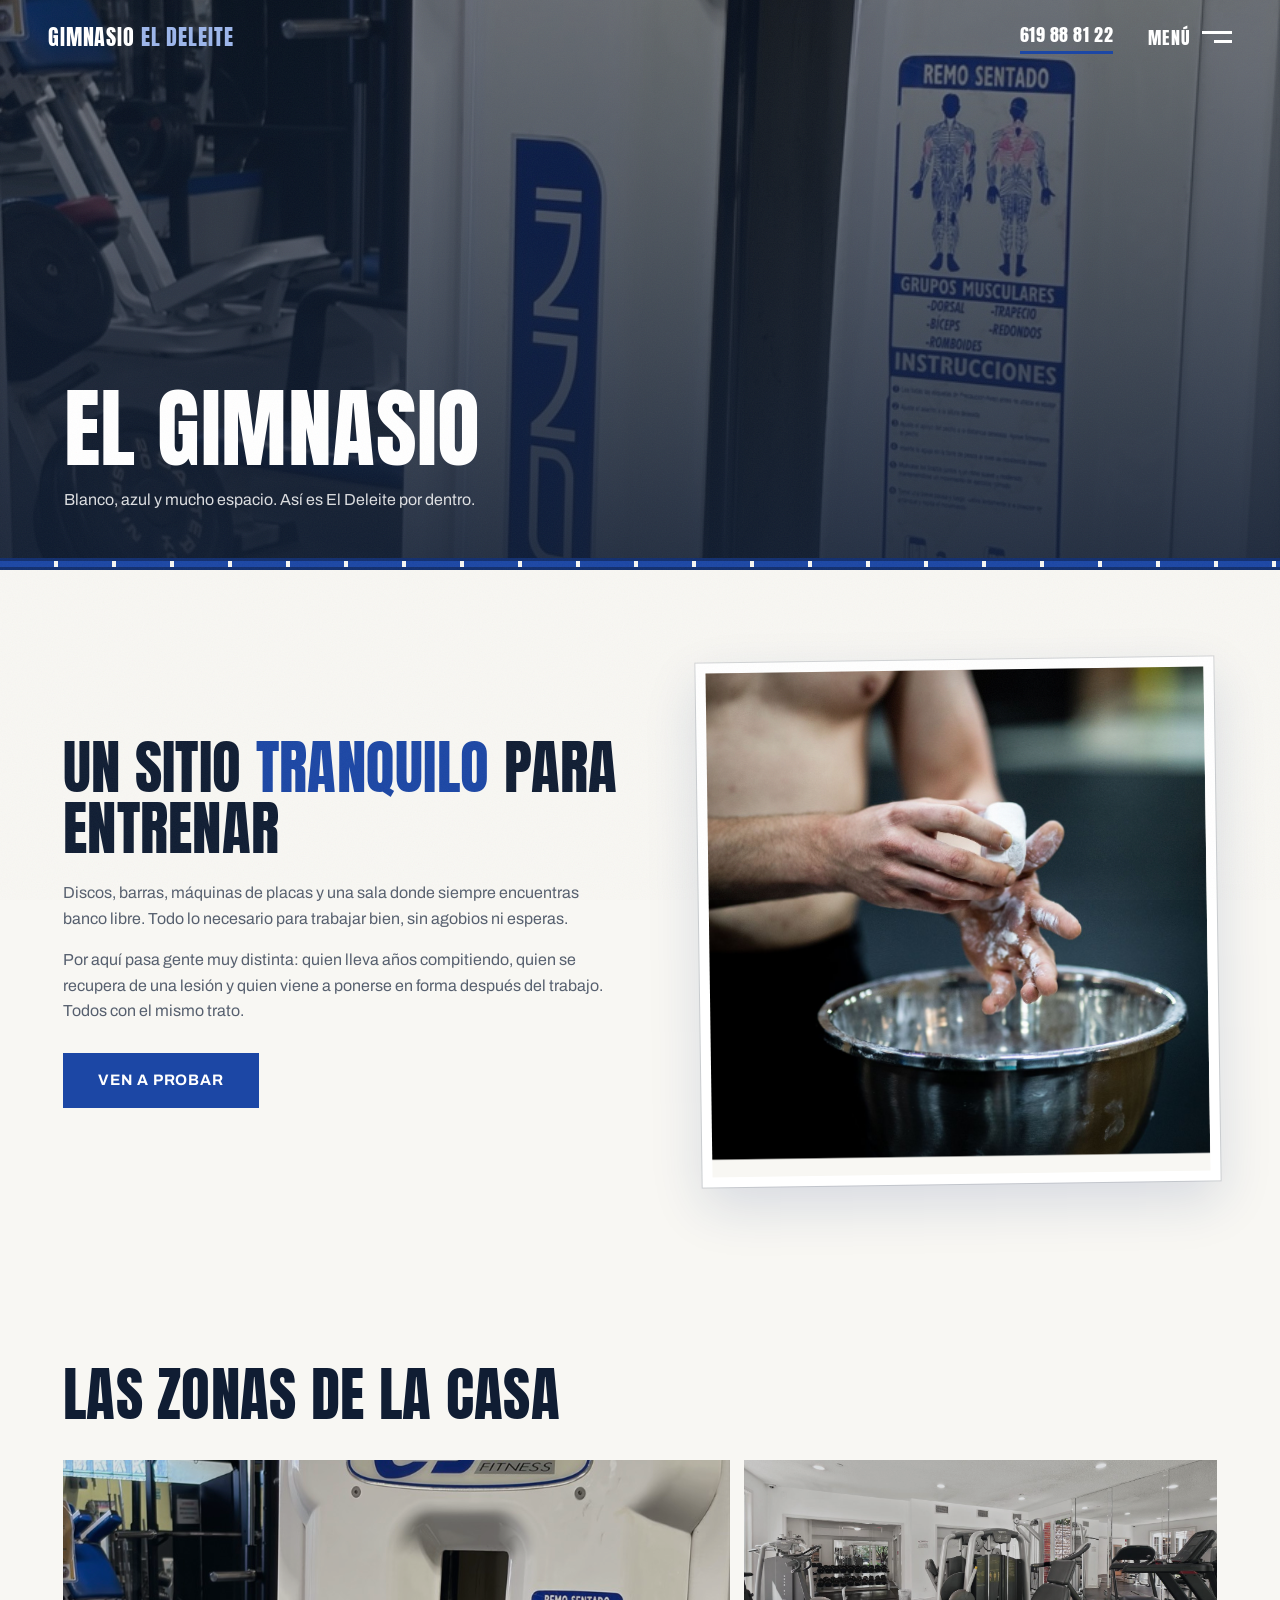
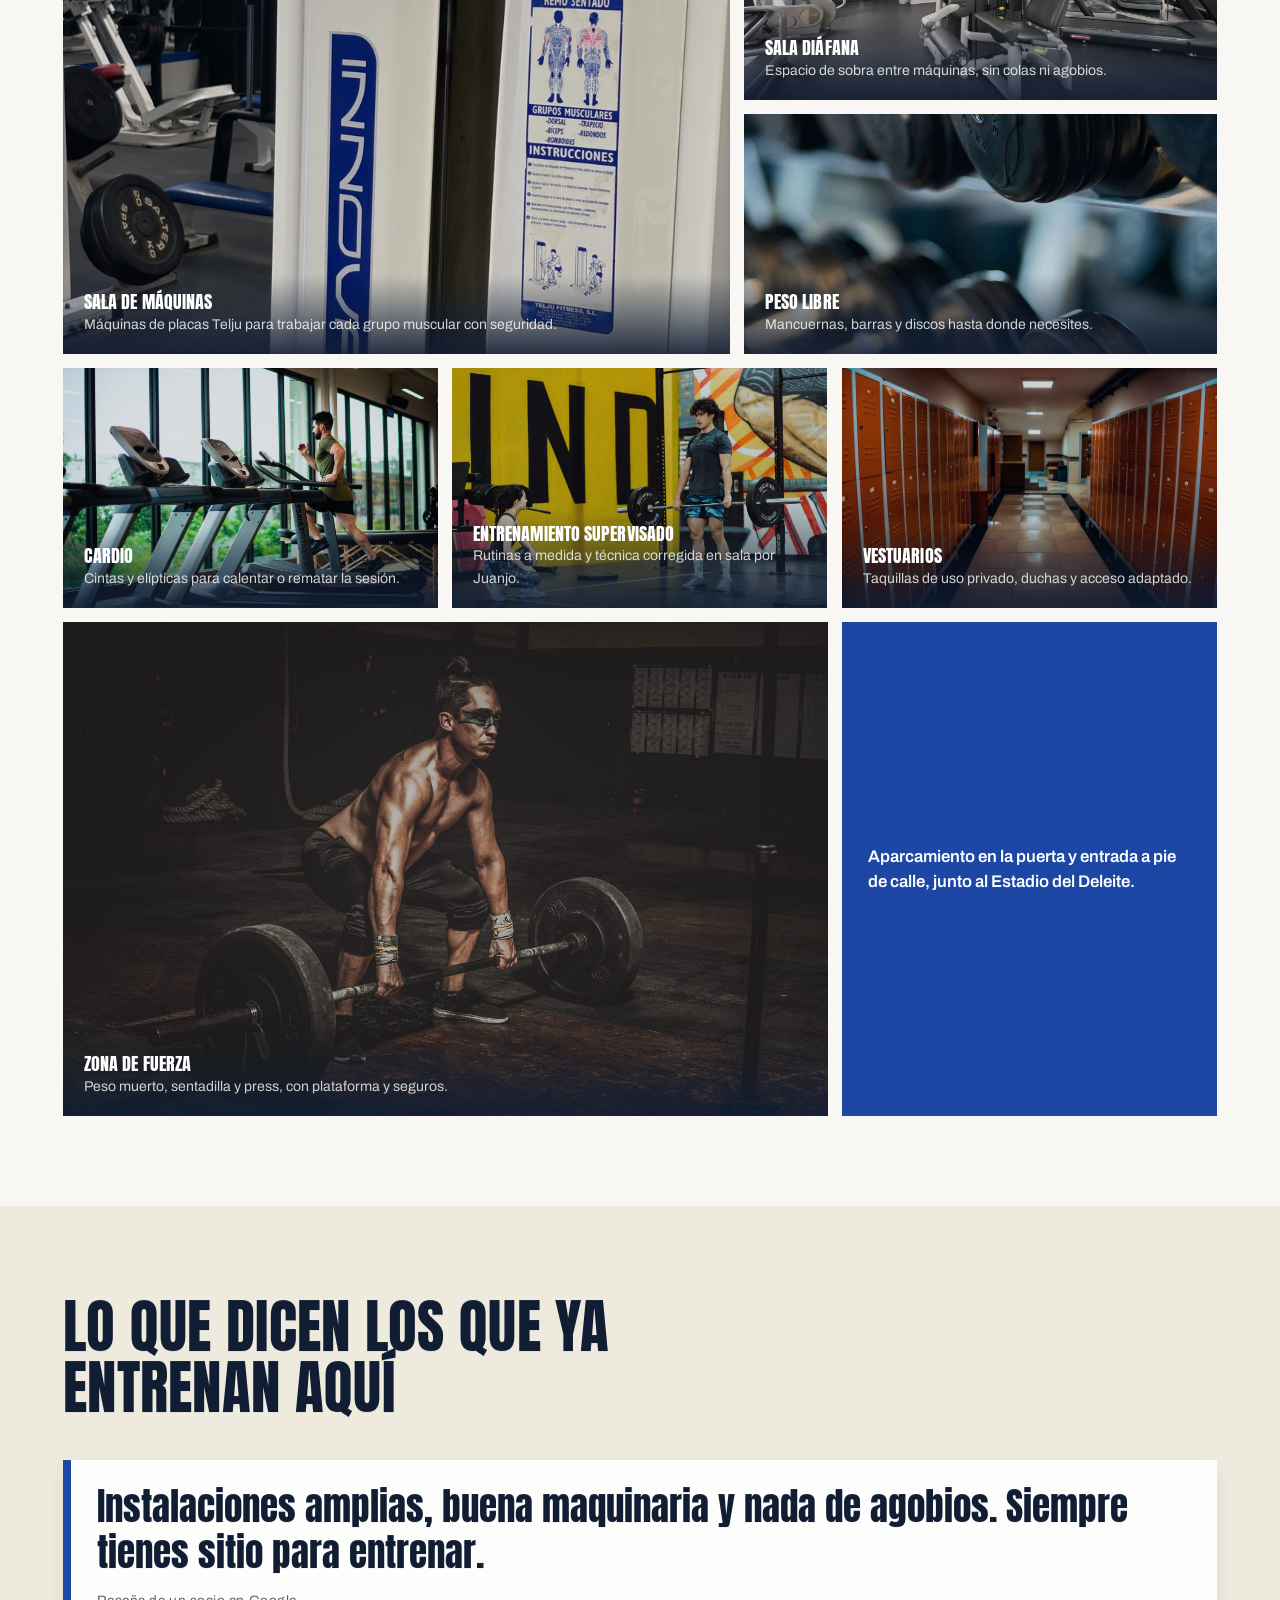
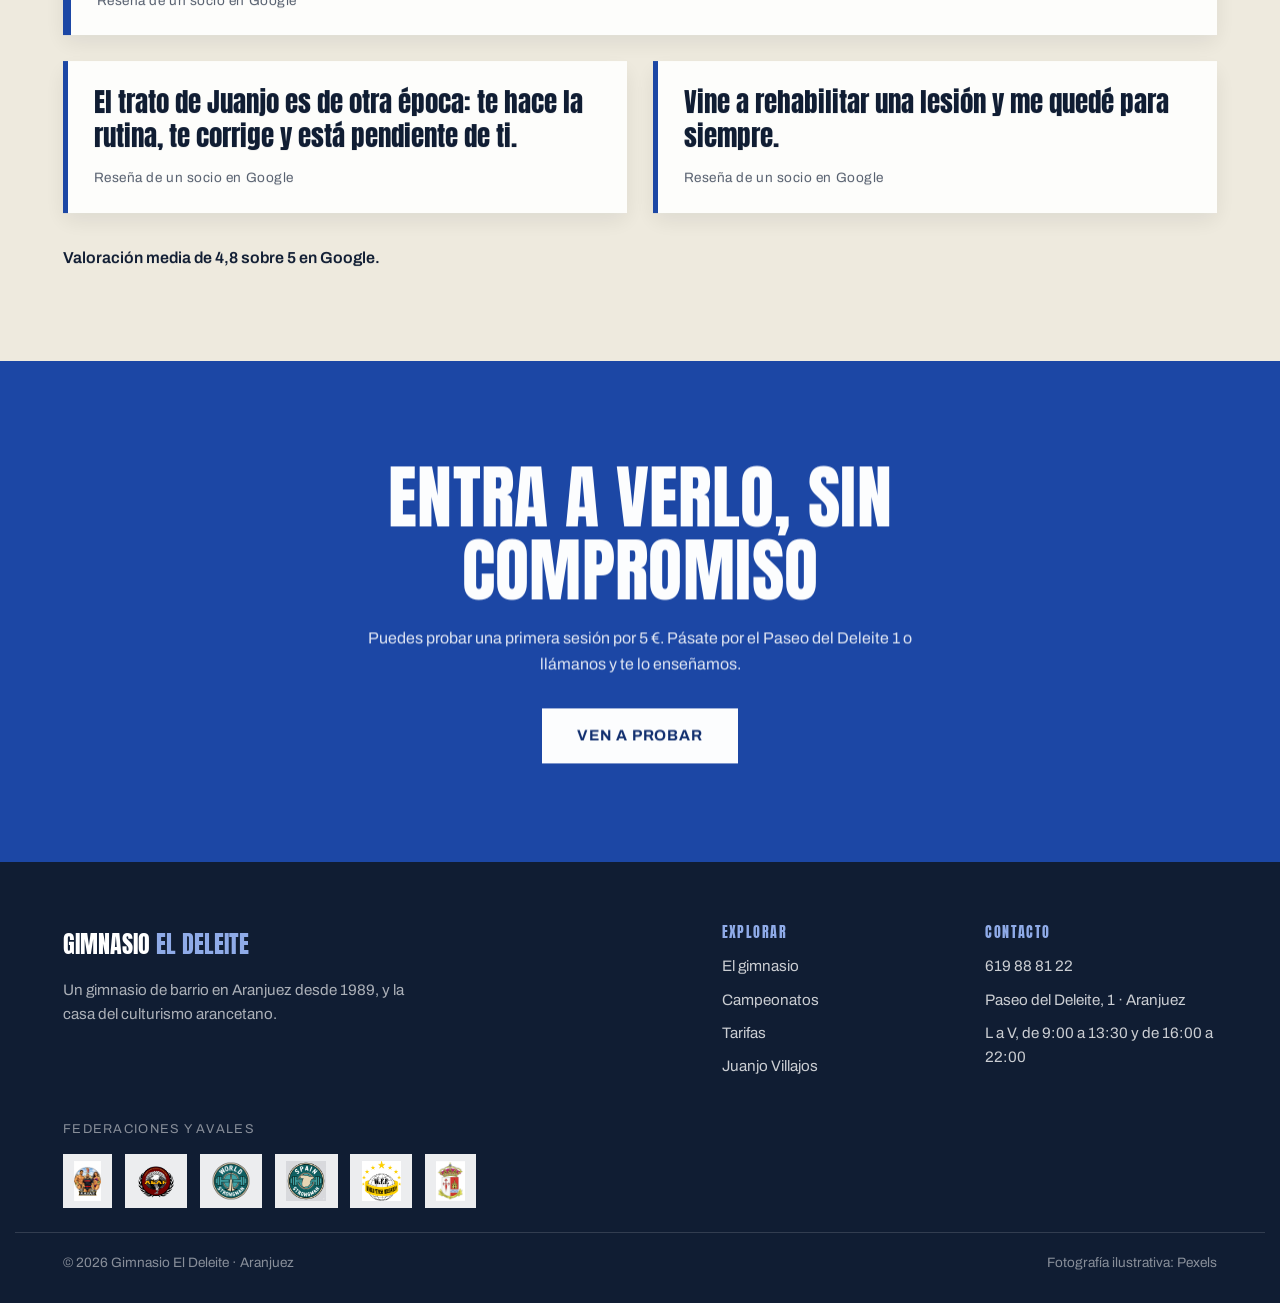
<file: gimnasio.html>
<!DOCTYPE html>
<html lang="es">
<head>
  <meta charset="UTF-8">
  <meta name="viewport" content="width=device-width, initial-scale=1.0">
  <title>El gimnasio · Gimnasio El Deleite, Aranjuez</title>
  <meta name="description" content="Instalaciones del Gimnasio El Deleite de Aranjuez: sala de peso libre, máquinas de placas, cardio, vestuarios y trato cercano, junto al Estadio del Deleite.">
  <link rel="icon" type="image/png" sizes="32x32" href="assets/icono-32.png">
  <link rel="apple-touch-icon" sizes="180x180" href="assets/icono-180.png">
  <link rel="preconnect" href="https://fonts.googleapis.com">
  <link rel="preconnect" href="https://fonts.gstatic.com" crossorigin>
  <link href="https://fonts.googleapis.com/css2?family=Anton&family=Archivo:wght@400;500;600;700;800&display=swap" rel="stylesheet">
  <link rel="stylesheet" href="css/styles.css?v=17">
</head>
<body>

  <div id="top-sentinel" aria-hidden="true"></div>

  <header class="nav nav--overlay" id="nav">
    <a class="nav__brand" href="index.html">Gimnasio <span>El Deleite</span></a>
    <div class="nav__right">
      <a class="nav__tel" href="tel:+34619888122">619 88 81 22</a>
      <button class="nav__menu" id="navToggle" aria-expanded="false" aria-controls="menu">
        <span>Menú</span>
        <span class="nav__menu-bars" aria-hidden="true"><i></i><i></i></span>
      </button>
    </div>
  </header>

  <!-- PANEL DE MENÚ -->
  <div class="menu" id="menu" aria-hidden="true" role="dialog" aria-modal="true" aria-label="Menú de navegación">
    <button class="menu__close" id="menuClose" aria-label="Cerrar menú">
      <span>Cerrar</span>
      <svg width="22" height="22" viewBox="0 0 22 22" fill="none" stroke="currentColor" stroke-width="2.5" aria-hidden="true"><path d="M3 3l16 16M19 3L3 19"/></svg>
    </button>
    <nav class="menu__nav" aria-label="Navegación principal">
        <a class="menu__link" href="index.html">Inicio</a>
        <a class="menu__link is-active" href="gimnasio.html">El gimnasio</a>
        <a class="menu__link" href="campeonatos.html">Campeonatos</a>
        <a class="menu__link" href="index.html#tarifas">La cuota</a>
        <a class="menu__link" href="index.html#contacto">Contacto</a>
      <div class="menu__foot">
        <a href="tel:+34619888122">619 88 81 22</a>
        <span>Paseo del Deleite, 1 · Aranjuez</span>
        <span>L a V, de 9:00 a 13:30 y de 16:00 a 22:00</span>
      </div>
    </nav>
    <div class="menu__aside" aria-hidden="true">
      <img src="assets/mancuernas.jpg" alt="">
      <p class="menu__tagline">Aranjuez entrena aquí desde 1989</p>
    </div>
  </div>

  <!-- HERO DE PÁGINA -->
  <section class="pagehero">
    <img class="pagehero__img" src="assets/sala-maquinas.jpg" alt="">
    <div class="pagehero__scrim" aria-hidden="true"></div>
    <div class="pagehero__content">
      <h1 class="anim-head">El gimnasio</h1>
      <p class="anim-up">Blanco, azul y mucho espacio. Así es El Deleite por dentro.</p>
    </div>
  </section>

  <div class="tiles" aria-hidden="true"></div>

  <!-- FILOSOFÍA -->
  <section class="split">
    <div class="split__text">
      <h2 class="anim-head">Un sitio <em>tranquilo</em> para entrenar</h2>
      <p class="anim-up">Discos, barras, máquinas de placas y una sala donde siempre encuentras banco libre. Todo lo necesario para trabajar bien, sin agobios ni esperas.</p>
      <p class="anim-up">Por aquí pasa gente muy distinta: quien lleva años compitiendo, quien se recupera de una lesión y quien viene a ponerse en forma después del trabajo. Todos con el mismo trato.</p>
      <a class="btn btn--azul magnetic anim-up" href="index.html#contacto">Ven a probar</a>
    </div>
    <div class="split__media split__media--frame anim-reveal">
      <img class="parallax" src="assets/chalk.jpg" alt="Manos con magnesio antes de un levantamiento">
    </div>
  </section>

  <!-- ZONAS -->
  <section class="zones">
    <h2 class="anim-head">Las zonas de la casa</h2>
    <div class="zones__grid">
      <!-- TODO: las fotos ilustrativas (sala-blanca, mancuernas, cardio, vestuarios,
           lift, seminarios) son de archivo; sustituir por fotos reales de cada zona -->
      <figure class="zone zone--a anim-up">
        <img src="assets/sala-maquinas.jpg" alt="Máquinas Telju blancas y azules en la sala principal">
        <figcaption class="zone__label">
          <h3>Sala de máquinas</h3>
          <p>Máquinas de placas Telju para trabajar cada grupo muscular con seguridad.</p>
        </figcaption>
      </figure>
      <figure class="zone zone--b anim-up">
        <img src="assets/sala-blanca.jpg" alt="Sala diáfana del gimnasio con máquinas y espejos" loading="lazy">
        <figcaption class="zone__label">
          <h3>Sala diáfana</h3>
          <p>Espacio de sobra entre máquinas, sin colas ni agobios.</p>
        </figcaption>
      </figure>
      <figure class="zone zone--c anim-up">
        <img src="assets/mancuernas.jpg" alt="Rack con hileras de mancuernas" loading="lazy">
        <figcaption class="zone__label">
          <h3>Peso libre</h3>
          <p>Mancuernas, barras y discos hasta donde necesites.</p>
        </figcaption>
      </figure>
      <figure class="zone zone--d anim-up">
        <img src="assets/cardio.jpg" alt="Fila de cintas de correr junto a los ventanales" loading="lazy">
        <figcaption class="zone__label">
          <h3>Cardio</h3>
          <p>Cintas y elípticas para calentar o rematar la sesión.</p>
        </figcaption>
      </figure>
      <figure class="zone zone--e anim-up">
        <img src="assets/seminarios.jpg" alt="Entrenador supervisando un levantamiento" loading="lazy">
        <figcaption class="zone__label">
          <h3>Entrenamiento supervisado</h3>
          <p>Rutinas a medida y técnica corregida en sala por Juanjo.</p>
        </figcaption>
      </figure>
      <figure class="zone zone--f anim-up">
        <img src="assets/vestuarios.jpg" alt="Pasillo de vestuarios con taquillas" loading="lazy">
        <figcaption class="zone__label">
          <h3>Vestuarios</h3>
          <p>Taquillas de uso privado, duchas y acceso adaptado.</p>
        </figcaption>
      </figure>
      <figure class="zone zone--g anim-up">
        <img src="assets/lift.jpg" alt="Atleta ejecutando peso muerto con barra cargada" loading="lazy">
        <figcaption class="zone__label">
          <h3>Zona de fuerza</h3>
          <p>Peso muerto, sentadilla y press, con plataforma y seguros.</p>
        </figcaption>
      </figure>
      <div class="zone zone--h zone--text anim-up">
        <p>Aparcamiento en la puerta y entrada a pie de calle, junto al Estadio del Deleite.</p>
      </div>
    </div>
  </section>

  <!-- OPINIONES -->
  <section class="reviews">
    <div class="reviews__inner">
      <h2 class="anim-head">Lo que dicen los que ya entrenan aquí</h2>
      <div class="reviews__wall">
        <article class="review review--wide anim-up">
          <blockquote>Instalaciones amplias, buena maquinaria y nada de agobios. Siempre tienes sitio para entrenar.</blockquote>
          <cite>Reseña de un socio en Google</cite>
        </article>
        <article class="review anim-up">
          <blockquote>El trato de Juanjo es de otra época: te hace la rutina, te corrige y está pendiente de ti.</blockquote>
          <cite>Reseña de un socio en Google</cite>
        </article>
        <article class="review anim-up">
          <blockquote>Vine a rehabilitar una lesión y me quedé para siempre.</blockquote>
          <cite>Reseña de un socio en Google</cite>
        </article>
      </div>
      <p class="reviews__foot anim-up">Valoración media de 4,8 sobre 5 en Google.</p>
    </div>
  </section>

  <!-- CTA FINAL -->
  <section class="cta-final">
    <div class="cta-final__inner">
      <h2 class="anim-head">Entra a verlo, sin compromiso</h2>
      <p class="anim-up">Puedes probar una primera sesión por 5 €. Pásate por el Paseo del Deleite 1 o llámanos y te lo enseñamos.</p>
      <a class="btn btn--azul magnetic anim-up" href="index.html#contacto">Ven a probar</a>
    </div>
  </section>

  <footer class="footer">
    <div class="footer__main">
      <div class="footer__brand">
        <a class="footer__logo" href="index.html">Gimnasio <span>El Deleite</span></a>
        <p class="footer__tag">Un gimnasio de barrio en Aranjuez desde 1989, y la casa del culturismo arancetano.</p>
      </div>
      <nav class="footer__nav" aria-label="Enlaces del pie">
        <div class="footer__col">
          <h3 class="footer__h">Explorar</h3>
          <a href="gimnasio.html">El gimnasio</a>
          <a href="campeonatos.html">Campeonatos</a>
          <a href="index.html#tarifas">Tarifas</a>
          <a href="https://www.juanjovillajos.es" target="_blank" rel="noopener noreferrer">Juanjo Villajos</a>
        </div>
        <div class="footer__col">
          <h3 class="footer__h">Contacto</h3>
          <a href="tel:+34619888122">619 88 81 22</a>
          <span>Paseo del Deleite, 1 · Aranjuez</span>
          <span>L a V, de 9:00 a 13:30 y de 16:00 a 22:00</span>
        </div>
      </nav>
    </div>
    <div class="footer__orgs">
      <span class="footer__orgs-label">Federaciones y avales</span>
      <div class="footer__logos">
        <span class="footer__chip"><img src="assets/aafaf.jpg" alt="AAFAF, Asociación Arancetana de Fisicoculturismo y Atletas de Fuerza"></span>
        <span class="footer__chip"><img src="assets/aeaf.png" alt="AEAF, Agrupación Española de Atletas de Fuerza"></span>
        <a class="footer__chip" href="https://worldstrongman.org" target="_blank" rel="noopener noreferrer"><img src="assets/world-strongman.png" alt="World Strongman"></a>
        <span class="footer__chip"><img src="assets/spain-strongman.jpg" alt="Spain Strongman"></span>
        <span class="footer__chip"><img src="assets/wff.png" alt="WFF, World Fitness Federation"></span>
        <a class="footer__chip" href="https://www.aranjuez.es" target="_blank" rel="noopener noreferrer"><img src="assets/aranjuez.jpg" alt="Real Sitio y Villa de Aranjuez"></a>
      </div>
    </div>
    <div class="footer__bottom">
      <span>© 2026 Gimnasio El Deleite · Aranjuez</span>
      <span>Fotografía ilustrativa: Pexels</span>
    </div>
  </footer>

  <script src="js/vendor/gsap.min.js"></script>
  <script src="js/vendor/ScrollTrigger.min.js"></script>
  <script src="js/main.js?v=17"></script>
</body>
</html>
</file>
<file: css/styles.css>
/* ============================================================
   Gimnasio El Deleite · Aranjuez
   Paleta del local: blanco, azul Telju, azulejo crema, tinta navy
   Web hermana del portfolio de Juanjo Villajos (Anton + Archivo + GSAP)
   ============================================================ */

:root {
  --paper: #f8f7f3;
  --paper-2: #eeeade;
  --white: #fdfdfb;
  --ink: #101d33;
  --azul: #1c47a5;
  --azul-deep: #122f6f;
  --azul-soft: #e2e8f6;
  --muted: #57606f;
  --line: rgba(16, 29, 51, 0.14);
  --font-display: "Anton", "Arial Narrow", sans-serif;
  --font-body: "Archivo", "Helvetica Neue", sans-serif;
  --radius: 0px;
  --shadow: 0 20px 50px rgba(18, 47, 111, 0.14);
}

* { margin: 0; padding: 0; box-sizing: border-box; }

html {
  scroll-behavior: smooth;
  scroll-padding-top: 86px;
}

body {
  background: var(--paper);
  color: var(--ink);
  font-family: var(--font-body);
  font-size: 1rem;
  line-height: 1.6;
  -webkit-font-smoothing: antialiased;
  overflow-x: hidden;
}

img, video { display: block; max-width: 100%; }

h1, h2, h3 {
  font-family: var(--font-display);
  font-weight: 400;
  letter-spacing: 0.005em;
  line-height: 1.04;
  text-transform: uppercase;
}

h2 { font-size: clamp(2.1rem, 4.6vw, 3.7rem); }
h3 { font-size: clamp(1.2rem, 2vw, 1.55rem); }

p { color: var(--muted); max-width: 62ch; }

a { color: inherit; }

::selection { background: var(--azul); color: #fff; }

/* Grano de papel impreso, estático como un cartel antiguo */
body::after {
  content: "";
  position: fixed;
  inset: 0;
  z-index: 90;
  pointer-events: none;
  opacity: 0.045;
  background-image: url("data:image/svg+xml,%3Csvg xmlns='http://www.w3.org/2000/svg' width='160' height='160'%3E%3Cfilter id='n'%3E%3CfeTurbulence type='fractalNoise' baseFrequency='0.8' numOctaves='3' stitchTiles='stitch'/%3E%3C/filter%3E%3Crect width='100%25' height='100%25' filter='url(%23n)'/%3E%3C/svg%3E");
}

/* Palabra resaltada a brocha, como en un rótulo pintado */
.hl {
  background: var(--azul);
  color: #fff;
  padding: 0.04em 0.22em;
  box-decoration-break: clone;
  -webkit-box-decoration-break: clone;
}

/* ---------- Franja de azulejos (la banda azul de la pared) ---------- */

.tiles {
  height: 12px;
  background:
    repeating-linear-gradient(90deg,
      var(--azul) 0 54px,
      var(--paper) 54px 58px);
  border-top: 3px solid var(--azul-deep);
  border-bottom: 3px solid var(--azul-deep);
}

/* ---------- Botones ---------- */

.btn {
  display: inline-block;
  font-family: var(--font-body);
  font-weight: 700;
  font-size: 0.95rem;
  text-transform: uppercase;
  letter-spacing: 0.06em;
  text-decoration: none;
  padding: 0.95rem 2.2rem;
  white-space: nowrap;
  will-change: transform;
  transition: transform 0.25s cubic-bezier(0.16, 1, 0.3, 1),
              background-color 0.25s ease, color 0.25s ease,
              border-color 0.25s ease;
}

.btn:active { transform: scale(0.98); }

.btn--azul {
  background: var(--azul);
  color: #fff;
}
.btn--azul:hover { background: var(--azul-deep); }

.btn--ghost {
  border: 2px solid rgba(16, 29, 51, 0.5);
  color: var(--ink);
}
.btn--ghost:hover {
  border-color: var(--ink);
  background: rgba(16, 29, 51, 0.06);
}

/* Fantasma sobre foto oscura */
.btn--ghost-light {
  border: 2px solid rgba(255, 255, 255, 0.75);
  color: #fff;
}
.btn--ghost-light:hover {
  border-color: #fff;
  background: rgba(255, 255, 255, 0.12);
}

/* ---------- Navegación ---------- */

#top-sentinel { position: absolute; top: 0; height: 1px; width: 1px; }

.nav {
  position: fixed;
  top: 0; left: 0; right: 0;
  z-index: 100;
  display: flex;
  align-items: center;
  justify-content: space-between;
  gap: 1.5rem;
  padding: 1.1rem clamp(1.2rem, 4vw, 3rem);
  transition: background-color 0.3s ease, box-shadow 0.3s ease,
              transform 0.35s cubic-bezier(0.16, 1, 0.3, 1), padding 0.3s ease;
}

.nav--solid {
  background: rgba(253, 253, 251, 0.94);
  backdrop-filter: blur(10px);
  box-shadow: 0 1px 0 var(--line);
  padding-top: 0.8rem;
  padding-bottom: 0.8rem;
}

.nav--hidden { transform: translateY(-110%); }

.nav__brand {
  font-family: var(--font-display);
  font-size: clamp(1rem, 3.2vw, 1.35rem);
  letter-spacing: 0.04em;
  text-decoration: none;
  white-space: nowrap;
  color: var(--ink);
  text-transform: uppercase;
}
.nav__brand span { color: var(--azul); }

/* Marca en blanco mientras está sobre el vídeo */
.nav:not(.nav--solid).nav--overlay .nav__brand {
  color: #fff;
}
.nav:not(.nav--solid).nav--overlay .nav__brand span { color: #9db6ea; }

/* Lado derecho: teléfono directo + botón de menú rotulado */
.nav__right {
  display: flex;
  align-items: center;
  gap: clamp(1rem, 3vw, 2.2rem);
}

.nav__tel {
  font-family: var(--font-display);
  font-size: 1.15rem;
  letter-spacing: 0.03em;
  text-decoration: none;
  color: var(--ink);
  border-bottom: 3px solid var(--azul);
  padding-bottom: 2px;
  transition: color 0.2s ease;
}
.nav__tel:hover { color: var(--azul); }
.nav:not(.nav--solid).nav--overlay .nav__tel { color: #fff; }

.nav__menu {
  display: flex;
  align-items: center;
  gap: 0.7rem;
  background: none;
  border: 0;
  cursor: pointer;
  padding: 0.35rem 0;
  color: var(--ink);
  font-family: var(--font-display);
  font-size: 1.15rem;
  letter-spacing: 0.06em;
  text-transform: uppercase;
}
.nav:not(.nav--solid).nav--overlay .nav__menu { color: #fff; }

.nav__menu-bars {
  display: flex;
  flex-direction: column;
  gap: 6px;
  width: 30px;
}
.nav__menu-bars i {
  display: block;
  height: 3px;
  background: currentColor;
  transition: transform 0.35s cubic-bezier(0.16, 1, 0.3, 1), width 0.35s ease;
}
.nav__menu-bars i:last-child { width: 60%; align-self: flex-end; }
.nav__menu:hover .nav__menu-bars i:last-child { width: 100%; }

/* ---------- Panel de menú a pantalla completa ---------- */

.menu {
  position: fixed;
  inset: 0;
  z-index: 150;
  background: var(--ink);
  display: grid;
  grid-template-columns: 1.15fr 0.85fr;
  transform: translateY(-100%);
  /* Al cerrar, la visibilidad espera a que termine el deslizamiento;
     si no, el panel desaparece de golpe y el cierre se ve brusco. */
  transition: transform 0.5s cubic-bezier(0.65, 0, 0.35, 1),
              visibility 0s linear 0.5s;
  visibility: hidden;
}
.menu.is-open {
  transform: translateY(0);
  visibility: visible;
  transition: transform 0.55s cubic-bezier(0.16, 1, 0.3, 1),
              visibility 0s linear 0s;
}

.menu__close {
  position: absolute;
  top: 1.1rem;
  right: clamp(1.2rem, 4vw, 3rem);
  z-index: 3;
  background: rgba(10, 18, 33, 0.72);
  border: 0;
  padding: 0.5rem 0.9rem;
  cursor: pointer;
  color: #fff;
  font-family: var(--font-display);
  font-size: 1.15rem;
  letter-spacing: 0.06em;
  text-transform: uppercase;
  display: flex;
  align-items: center;
  gap: 0.7rem;
}
.menu__close svg { display: block; }

.menu__nav {
  display: flex;
  flex-direction: column;
  justify-content: center;
  padding: 5rem clamp(1.2rem, 5vw, 4.5rem) 3rem;
}

.menu__link {
  position: relative;
  display: block;
  font-family: var(--font-display);
  text-transform: uppercase;
  font-size: clamp(2.2rem, 6vw, 4.6rem);
  line-height: 1.1;
  color: #fff;
  text-decoration: none;
  padding: 0.25rem 0;
  transition: color 0.25s ease, padding-left 0.35s cubic-bezier(0.16, 1, 0.3, 1);
}
.menu__link::before {
  content: "";
  position: absolute;
  left: 0;
  top: 50%;
  width: 0;
  height: 5px;
  background: var(--azul);
  transform: translateY(-50%);
  transition: width 0.35s cubic-bezier(0.16, 1, 0.3, 1);
}
.menu__link:hover,
.menu__link:focus-visible {
  padding-left: clamp(2.4rem, 5vw, 4.5rem);
  color: #dfe7f8;
}
.menu__link:hover::before,
.menu__link:focus-visible::before {
  width: clamp(1.8rem, 4vw, 3.5rem);
}
.menu__link.is-active { color: #8fabe8; }

.menu__foot {
  margin-top: 2.6rem;
  padding-top: 1.6rem;
  border-top: 1px solid rgba(255, 255, 255, 0.18);
  display: flex;
  flex-wrap: wrap;
  gap: 0.4rem 2.5rem;
}
.menu__foot span,
.menu__foot a {
  color: rgba(255, 255, 255, 0.75);
  font-size: 0.95rem;
  text-decoration: none;
}
.menu__foot a:hover { color: #fff; }

/* Panel visual del menú */
.menu__aside {
  position: relative;
  overflow: hidden;
  isolation: isolate;
}
.menu__aside img {
  position: absolute;
  inset: 0;
  width: 100%; height: 100%;
  object-fit: cover;
  filter: grayscale(1) contrast(1.05);
}
.menu__aside::after {
  content: "";
  position: absolute;
  inset: 0;
  background: var(--azul);
  mix-blend-mode: color;
}
.menu__tagline {
  position: absolute;
  left: 0; right: 0; bottom: 0;
  z-index: 2;
  padding: 2rem;
  background: linear-gradient(180deg, transparent, rgba(16, 29, 51, 0.9));
  font-family: var(--font-display);
  text-transform: uppercase;
  font-size: clamp(1.1rem, 1.8vw, 1.5rem);
  color: #fff;
  line-height: 1.2;
}

/* ---------- Hero (portada) ---------- */

.hero {
  position: relative;
  min-height: 100svh;
  display: flex;
  align-items: flex-end;
  overflow: hidden;
}

/* El vídeo va en duotono azul: neutraliza los colores ajenos del metraje
   y lo deja en la paleta del gimnasio */
.hero__media {
  position: absolute;
  inset: 0;
  isolation: isolate;
}

.hero__video,
.hero__photo {
  position: absolute;
  inset: 0;
  width: 100%;
  height: 100%;
  object-fit: cover;
  filter: grayscale(1) contrast(1.12) brightness(0.95);
}

.hero__duo {
  position: absolute;
  inset: 0;
  background: var(--azul);
  mix-blend-mode: color;
}
.hero__duo + .hero__duo {
  background: linear-gradient(160deg, var(--azul-deep), transparent 65%);
  mix-blend-mode: multiply;
}

.hero__scrim {
  position: absolute;
  inset: 0;
  background:
    linear-gradient(180deg,
      rgba(10, 18, 33, 0.55) 0%,
      rgba(10, 18, 33, 0.18) 32%,
      rgba(10, 18, 33, 0.82) 72%,
      rgba(10, 18, 33, 0.94) 100%);
}

.hero__content {
  position: relative;
  z-index: 2;
  padding: 0 clamp(1.2rem, 5vw, 4rem) clamp(2.5rem, 6vh, 4.5rem);
  /* Suficiente para que el titular quepa en una linea por renglon:
     necesita ~7.8em de ancho y la letra llega a 6.8rem */
  max-width: 1120px;
}

.hero__title {
  font-size: clamp(2.1rem, 8vw, 6.8rem);
  color: #fff;
  /* 1.06 deja sitio a la tilde de la N y al acento de RITMO */
  line-height: 1.06;
}

.hero__title .line {
  display: block;
  overflow: hidden;
  /* aire para las tildes de las mayúsculas, que Anton dibuja muy arriba */
  padding-top: 0.12em;
  margin-top: -0.08em;
}
.hero__title .line__inner {
  display: block;
  /* En reposo el titular se ve. Si GSAP no llega a cargar, el H1 nunca
     se queda invisible; cuando si carga, el propio JS lo oculta con
     gsap.set justo antes de animarlo hacia arriba. */
  transform: none;
}

.hero__sub {
  margin-top: 1.2rem;
  color: rgba(255, 255, 255, 0.88);
  font-size: clamp(1rem, 1.4vw, 1.2rem);
  max-width: 46ch;
}

.hero__actions {
  display: flex;
  flex-wrap: wrap;
  gap: 1rem;
  margin-top: 1.8rem;
}

/* Hero corto de páginas interiores */
.pagehero {
  position: relative;
  min-height: 62svh;
  display: flex;
  align-items: flex-end;
  overflow: hidden;
  background: var(--ink);
}
.pagehero__img {
  position: absolute;
  inset: 0;
  width: 100%; height: 100%;
  object-fit: cover;
  opacity: 0.55;
}
.pagehero__scrim {
  position: absolute;
  inset: 0;
  background: linear-gradient(180deg, rgba(16,29,51,0.2), rgba(16,29,51,0.82));
}
.pagehero__content {
  position: relative;
  z-index: 2;
  padding: 7rem clamp(1.2rem, 5vw, 4rem) clamp(2.2rem, 5vh, 3.5rem);
}
.pagehero__content h1 {
  font-size: clamp(2.6rem, 7vw, 5.5rem);
  color: #fff;
}
.pagehero__content p {
  margin-top: 0.9rem;
  color: rgba(255, 255, 255, 0.85);
  max-width: 52ch;
}

/* ---------- Manifiesto ---------- */

.manifesto {
  max-width: 1250px;
  margin: 0 auto;
  padding: clamp(3.5rem, 9vh, 6rem) clamp(1.2rem, 4vw, 3rem) clamp(1rem, 3vh, 2rem);
}

.manifesto__line {
  font-family: var(--font-display);
  text-transform: uppercase;
  color: var(--ink);
  font-size: clamp(1.7rem, 4.4vw, 3.5rem);
  line-height: 1.18;
  max-width: none;
}

.manifesto__line + .manifesto__line { margin-top: 0.4rem; }

/* ---------- Secciones divididas texto / imagen ---------- */

.split {
  max-width: 1250px;
  margin: 0 auto;
  padding: clamp(4rem, 10vh, 7rem) clamp(1.2rem, 4vw, 3rem);
  display: grid;
  grid-template-columns: 1.05fr 0.95fr;
  gap: clamp(2rem, 5vw, 5rem);
  align-items: center;
}

.split--flip .split__media { order: -1; }

.split__text h2 { margin-bottom: 1.3rem; }
.split__text h2 em {
  font-style: normal;
  color: var(--azul);
}
.split__text p + p { margin-top: 1rem; }
.split__text .btn { margin-top: 1.8rem; }

.split__media {
  position: relative;
  overflow: hidden;
  box-shadow: var(--shadow);
}
.split__media img {
  width: 100%;
  height: clamp(340px, 56vh, 560px);
  object-fit: cover;
  will-change: transform;
}

/* Marco tipo cuadro colgado, como los carteles del gimnasio */
.split__media--frame {
  border: 10px solid #fff;
  outline: 1px solid var(--line);
  transform: rotate(-0.8deg);
}

/* ---------- Banda a sangre completa (fondo foto) ---------- */

.band-photo {
  position: relative;
  overflow: hidden;
  background: var(--ink);
  color: #fff;
}
.band-photo__bg {
  position: absolute;
  inset: -8% 0;
  width: 100%;
  height: 116%;
  object-fit: cover;
  opacity: 0.38;
  will-change: transform;
}
/* Degradado desde la izquierda para que el texto se lea sobre cualquier foto */
.band-photo::after {
  content: "";
  position: absolute;
  inset: 0;
  z-index: 1;
  background: linear-gradient(90deg,
    rgba(16, 29, 51, 0.92) 0%,
    rgba(16, 29, 51, 0.75) 45%,
    rgba(16, 29, 51, 0.25) 100%);
}

.band-photo__inner {
  position: relative;
  z-index: 2;
  max-width: 1250px;
  margin: 0 auto;
  padding: clamp(4.5rem, 12vh, 8rem) clamp(1.2rem, 4vw, 3rem);
}
.band-photo h2 { color: #fff; max-width: 16ch; }
.band-photo p {
  color: rgba(255, 255, 255, 0.85);
  margin-top: 1.2rem;
  max-width: 52ch;
}
.band-photo .btn { margin-top: 1.8rem; }

/* ---------- Zonas del gimnasio (mosaico) ---------- */

.zones {
  max-width: 1250px;
  margin: 0 auto;
  padding: clamp(4rem, 10vh, 7rem) clamp(1.2rem, 4vw, 3rem);
}
.zones > h2 { margin-bottom: 2.2rem; max-width: 18ch; }

.zones__grid {
  display: grid;
  grid-template-columns: repeat(12, 1fr);
  grid-auto-rows: 240px;
  gap: 14px;
}

.zone {
  position: relative;
  overflow: hidden;
  background: var(--ink);
}
.zone--a { grid-column: span 7; grid-row: span 2; }
.zone--b { grid-column: span 5; }
.zone--c { grid-column: span 5; }
.zone--d { grid-column: span 4; }
.zone--e { grid-column: span 4; }
.zone--f { grid-column: span 4; }
.zone--g { grid-column: span 8; grid-row: span 2; }
.zone--h { grid-column: span 4; grid-row: span 2; }

.zone img {
  position: absolute;
  inset: 0;
  width: 100%; height: 100%;
  object-fit: cover;
  opacity: 0.85;
  transition: transform 0.6s cubic-bezier(0.16, 1, 0.3, 1), opacity 0.4s ease;
}
.zone:hover img { transform: scale(1.05); opacity: 0.65; }

.zone__label {
  position: absolute;
  left: 0; right: 0; bottom: 0;
  z-index: 2;
  padding: 1.1rem 1.3rem;
  background: linear-gradient(180deg, transparent, rgba(16, 29, 51, 0.88));
  color: #fff;
}
.zone__label h3 { font-size: 1.15rem; }
.zone__label p {
  color: rgba(255, 255, 255, 0.8);
  font-size: 0.88rem;
  margin-top: 0.15rem;
  max-width: none;
}

/* Celda de texto plano dentro del mosaico */
.zone--text {
  background: var(--azul);
  display: flex;
  align-items: center;
  padding: 1.6rem;
}
.zone--text p {
  color: #fff;
  font-weight: 600;
  font-size: 1.05rem;
  line-height: 1.5;
}

/* ---------- Opiniones ---------- */

.reviews {
  background: var(--paper-2);
}
.reviews__inner {
  max-width: 1250px;
  margin: 0 auto;
  padding: clamp(4rem, 10vh, 6.5rem) clamp(1.2rem, 4vw, 3rem);
}
.reviews__inner > h2 { max-width: 20ch; margin-bottom: 2.6rem; }

/* Notas pegadas en el tablón: tamaños desiguales, no tres tarjetas clónicas */
.reviews__wall {
  display: grid;
  grid-template-columns: repeat(6, 1fr);
  gap: 1.6rem;
  align-items: start;
}

.review {
  grid-column: span 3;
  background: var(--white);
  border-left: 5px solid var(--azul);
  padding: 1.5rem 1.6rem;
  box-shadow: 0 8px 22px rgba(16, 29, 51, 0.08);
}
.review--wide {
  grid-column: span 6;
  border-left-width: 8px;
}

.review blockquote {
  font-family: var(--font-display);
  font-weight: 400;
  text-transform: none;
  color: var(--ink);
  line-height: 1.24;
  font-size: clamp(1.25rem, 2.2vw, 1.7rem);
}
.review--wide blockquote { font-size: clamp(1.5rem, 3vw, 2.3rem); }

.review cite {
  display: block;
  margin-top: 0.9rem;
  font-style: normal;
  font-size: 0.85rem;
  letter-spacing: 0.04em;
  color: var(--muted);
}

.reviews__foot {
  margin-top: 2rem;
  font-weight: 600;
  color: var(--ink);
}

/* ---------- Dueño / Juanjo ---------- */

.owner {
  background: var(--ink);
  color: #fff;
}
.owner .split__text h2 { color: #fff; }
.owner .split__text h2 em { color: #8fabe8; }
.owner .split__text p { color: rgba(255, 255, 255, 0.82); }

/* ---------- La cuota (cartel de precios colgado) ---------- */

.fee__inner {
  max-width: 1250px;
  margin: 0 auto;
  padding: clamp(4rem, 10vh, 7rem) clamp(1.2rem, 4vw, 3rem);
  display: grid;
  grid-template-columns: 0.9fr 1.1fr;
  gap: clamp(2.5rem, 6vw, 6rem);
  align-items: center;
}

.fee__sign {
  background: var(--white);
  border: 4px solid var(--azul);
  outline: 1px solid var(--line);
  outline-offset: 6px;
  box-shadow: var(--shadow);
  padding: clamp(1.8rem, 3.5vw, 2.8rem);
  transform: rotate(-1.3deg);
}

.fee__label {
  display: block;
  font-weight: 800;
  font-size: 0.9rem;
  text-transform: uppercase;
  letter-spacing: 0.14em;
  color: var(--azul);
}

.fee__price {
  display: block;
  font-family: var(--font-display);
  font-size: clamp(4.5rem, 9vw, 7rem);
  line-height: 1;
  color: var(--ink);
  margin-top: 0.4rem;
}
.fee__price small {
  font-family: var(--font-body);
  font-size: clamp(1.1rem, 2vw, 1.5rem);
  font-weight: 700;
}

.fee__terms {
  list-style: none;
  margin-top: 1.4rem;
}
.fee__terms li {
  padding: 0.55rem 0;
  border-top: 1px dashed rgba(16, 29, 51, 0.3);
  color: var(--muted);
  font-weight: 500;
  font-size: 0.98rem;
}

.fee__sign .btn { margin-top: 1.5rem; }

.fee__text h2 { margin-bottom: 1.2rem; }
.fee__text p + p { margin-top: 1rem; }

/* ---------- Contacto ---------- */

.contact {
  background: var(--paper-2);
}
.contact__inner {
  max-width: 1250px;
  margin: 0 auto;
  padding: clamp(4rem, 10vh, 7rem) clamp(1.2rem, 4vw, 3rem);
  display: grid;
  grid-template-columns: 1fr 1fr;
  gap: clamp(2rem, 5vw, 5rem);
}
.contact__intro h2 { max-width: 14ch; margin-bottom: 1.2rem; }

.contact__cards {
  display: grid;
  gap: 1rem;
  align-content: start;
}

.contact__card {
  display: block;
  background: var(--white);
  border: 1px solid var(--line);
  padding: 1.4rem 1.6rem;
  text-decoration: none;
  transition: transform 0.25s cubic-bezier(0.16, 1, 0.3, 1), box-shadow 0.25s ease;
}
a.contact__card:hover {
  transform: translateY(-3px);
  box-shadow: var(--shadow);
}
.contact__label {
  display: block;
  font-size: 0.8rem;
  font-weight: 700;
  text-transform: uppercase;
  letter-spacing: 0.1em;
  color: var(--azul);
}
.contact__value {
  display: block;
  font-family: var(--font-display);
  font-size: 1.5rem;
  margin-top: 0.3rem;
  color: var(--ink);
  text-transform: uppercase;
}
.contact__extra {
  display: block;
  margin-top: 0.3rem;
  font-size: 0.9rem;
  color: var(--muted);
}

/* ---------- Galería tipo muro de carteles ---------- */

.wall {
  max-width: 1250px;
  margin: 0 auto;
  padding: clamp(4rem, 10vh, 7rem) clamp(1.2rem, 4vw, 3rem);
}
.wall > h2 { max-width: 20ch; }
.wall > p { margin-top: 1rem; }

.wall__grid {
  margin-top: 2.5rem;
  columns: 3;
  column-gap: 18px;
}

.wall__item {
  display: block;
  width: 100%;
  margin-bottom: 18px;
  border: 0;
  padding: 0;
  cursor: zoom-in;
  background: var(--white);
  break-inside: avoid;
  box-shadow: 0 10px 28px rgba(16, 29, 51, 0.12);
  transition: transform 0.3s cubic-bezier(0.16, 1, 0.3, 1), box-shadow 0.3s ease;
}
/* Cada foto cuelga un poco torcida, como en la pared de verdad */
.wall__item:nth-child(odd) { transform: rotate(-0.8deg); }
.wall__item:nth-child(even) { transform: rotate(0.6deg); }
.wall__item:hover {
  transform: translateY(-4px) rotate(0deg);
  box-shadow: 0 18px 42px rgba(16, 29, 51, 0.2);
}
.wall__item img {
  width: 100%;
  border: 8px solid #fff;
  outline: 1px solid var(--line);
}
.wall__item figcaption {
  padding: 0.6rem 0.9rem 0.8rem;
  font-size: 0.85rem;
  color: var(--muted);
  text-align: left;
}

.wall__note {
  margin-top: 1.6rem;
  font-size: 0.9rem;
}

/* ---------- Historia / hitos ---------- */

.legacy {
  background: var(--ink);
  color: #fff;
}
.legacy__inner {
  max-width: 1250px;
  margin: 0 auto;
  padding: clamp(4rem, 10vh, 7rem) clamp(1.2rem, 4vw, 3rem);
}
.legacy h2 { color: #fff; max-width: 18ch; }
.legacy > .legacy__inner > p { color: rgba(255, 255, 255, 0.85); }

/* Cada cita ocupa una fila: el cartel de la ultima edicion junto al texto */
.legacy__cols {
  margin-top: 2.8rem;
  display: grid;
  gap: clamp(2.8rem, 6vw, 4.5rem);
}

.legacy__cita {
  display: grid;
  grid-template-columns: minmax(170px, 250px) 1fr;
  gap: clamp(1.6rem, 4vw, 3.5rem);
  align-items: start;
}
/* La segunda cita invierte el orden para romper la simetria.
   Hay que invertir tambien el ancho de las columnas y colocar cada
   pieza a mano: con 'order' el cartel se quedaba la columna ancha. */
.legacy__cita--flip { grid-template-columns: 1fr minmax(170px, 250px); }
.legacy__cita--flip .legacy__cartel { grid-column: 2; grid-row: 1; }
.legacy__cita--flip .legacy__block  { grid-column: 1; grid-row: 1; }

.legacy__cartel {
  background: #fff;
  padding: 8px 8px 0;
  box-shadow: 0 14px 34px rgba(0, 0, 0, 0.35);
  transform: rotate(-1.2deg);
  cursor: zoom-in;
  transition: transform 0.35s cubic-bezier(0.16, 1, 0.3, 1),
              box-shadow 0.35s ease;
}
.legacy__cita--flip .legacy__cartel { transform: rotate(1deg); }
.legacy__cartel:hover,
.legacy__cartel:focus-visible {
  transform: rotate(0deg) translateY(-4px);
  box-shadow: 0 22px 48px rgba(0, 0, 0, 0.45);
}
.legacy__cartel img { width: 100%; }
.legacy__cartel figcaption {
  padding: 0.55rem 0.2rem 0.7rem;
  font-size: 0.8rem;
  color: var(--muted);
  text-align: center;
}

.legacy__block h3 {
  color: #8fabe8;
  margin-bottom: 0.9rem;
}
.legacy__block p { color: rgba(255, 255, 255, 0.8); }
.legacy__block p + p { margin-top: 0.9rem; }

.legacy__years {
  margin-top: 1.4rem;
  display: flex;
  flex-wrap: wrap;
  gap: 0.5rem;
}
.legacy__year {
  font-family: var(--font-display);
  font-size: 0.95rem;
  letter-spacing: 0.04em;
  border: 1px solid rgba(255, 255, 255, 0.3);
  padding: 0.35rem 0.7rem;
  color: rgba(255, 255, 255, 0.9);
}

/* ---------- CTA final ---------- */

.cta-final {
  position: relative;
  overflow: hidden;
  background: var(--azul);
  color: #fff;
  text-align: center;
}
.cta-final__inner {
  position: relative;
  z-index: 2;
  max-width: 900px;
  margin: 0 auto;
  padding: clamp(4rem, 11vh, 7rem) clamp(1.2rem, 4vw, 3rem);
}
.cta-final h2 {
  color: #fff;
  font-size: clamp(2.4rem, 5.5vw, 4.4rem);
}
.cta-final p {
  color: rgba(255, 255, 255, 0.88);
  margin: 1.2rem auto 0;
}
.cta-final .btn { margin-top: 2rem; }
.cta-final .btn--azul {
  background: #fff;
  color: var(--azul-deep);
}
.cta-final .btn--azul:hover { background: var(--paper); }

/* ---------- Footer ---------- */

.footer {
  background: var(--ink);
  color: rgba(255, 255, 255, 0.85);
}

.footer__main {
  max-width: 1250px;
  margin: 0 auto;
  padding: clamp(3rem, 7vh, 4.5rem) clamp(1.2rem, 4vw, 3rem) 2rem;
  display: grid;
  grid-template-columns: 1.2fr 1fr;
  gap: clamp(2rem, 5vw, 5rem);
}

.footer__logo {
  font-family: var(--font-display);
  font-size: 1.5rem;
  color: #fff;
  text-decoration: none;
  text-transform: uppercase;
}
.footer__logo span { color: #8fabe8; }

.footer__tag {
  margin-top: 0.9rem;
  color: rgba(255, 255, 255, 0.65);
  font-size: 0.95rem;
  max-width: 40ch;
}

.footer__nav {
  display: grid;
  grid-template-columns: 1fr 1fr;
  gap: 2rem;
}
.footer__h {
  font-size: 0.9rem;
  letter-spacing: 0.1em;
  color: #8fabe8;
  margin-bottom: 0.9rem;
}
.footer__col a, .footer__col span {
  display: block;
  color: rgba(255, 255, 255, 0.78);
  text-decoration: none;
  font-size: 0.95rem;
  margin-bottom: 0.55rem;
}
.footer__col a:hover { color: #fff; }

.footer__orgs {
  max-width: 1250px;
  margin: 0 auto;
  padding: 0 clamp(1.2rem, 4vw, 3rem) 1.5rem;
}
.footer__orgs-label {
  display: block;
  font-size: 0.8rem;
  text-transform: uppercase;
  letter-spacing: 0.1em;
  color: rgba(255, 255, 255, 0.5);
  margin-bottom: 0.9rem;
}
.footer__logos {
  display: flex;
  flex-wrap: wrap;
  gap: 0.8rem;
}
.footer__chip {
  display: inline-flex;
  align-items: center;
  justify-content: center;
  background: rgba(255, 255, 255, 0.92);
  padding: 0.45rem 0.7rem;
}
.footer__chip img { height: 40px; width: auto; }

.footer__bottom {
  max-width: 1250px;
  margin: 0 auto;
  padding: 1.2rem clamp(1.2rem, 4vw, 3rem) 1.8rem;
  border-top: 1px solid rgba(255, 255, 255, 0.14);
  display: flex;
  flex-wrap: wrap;
  justify-content: space-between;
  gap: 0.8rem;
  font-size: 0.85rem;
  color: rgba(255, 255, 255, 0.5);
}
.footer__bottom a { color: rgba(255, 255, 255, 0.7); }

/* ---------- Lightbox ---------- */

.lightbox {
  position: fixed;
  inset: 0;
  z-index: 200;
  background: rgba(16, 29, 51, 0.92);
  display: none;
  align-items: center;
  justify-content: center;
  padding: 3rem 1.5rem;
}
.lightbox.is-open { display: flex; }
.lightbox img {
  max-width: min(1000px, 100%);
  max-height: 85svh;
  object-fit: contain;
  border: 10px solid #fff;
}
.lightbox__close {
  position: absolute;
  top: 1rem; right: 1.4rem;
  background: none;
  border: 0;
  color: #fff;
  font-size: 2.6rem;
  line-height: 1;
  cursor: pointer;
}

/* ---------- Animaciones (estado inicial gestionado por JS) ---------- */

.anim-up, .anim-head { will-change: transform, opacity; }
.anim-reveal { will-change: clip-path; }

@media (prefers-reduced-motion: reduce) {
  html { scroll-behavior: auto; }
  .zone img, .wall__item, .btn, .contact__card { transition: none; }
}

/* ---------- Responsive ---------- */

@media (max-width: 1024px) {
  .zones__grid { grid-auto-rows: 200px; }
  .zone--a { grid-column: span 12; grid-row: span 1; }
  .zone--b, .zone--c { grid-column: span 6; }
  .zone--d { grid-column: span 5; }
  .zone--e { grid-column: span 7; }
  .zone--f { grid-column: span 7; }
  .zone--g { grid-column: span 5; grid-row: span 1; }
  .zone--h { grid-column: span 12; grid-row: span 1; }
  .wall__grid { columns: 2; }
}

@media (max-width: 860px) {
  /* El panel visual sobra en pantallas pequeñas: manda la lista */
  .menu { grid-template-columns: 1fr; }
  .menu__aside { display: none; }
  .menu__nav { padding-top: 6rem; }
  .nav__tel { display: none; }

  .split,
  .contact__inner,
  .fee__inner {
    grid-template-columns: 1fr;
  }

  .legacy__cita,
  .legacy__cita--flip { grid-template-columns: 1fr; }
  .legacy__cita--flip .legacy__cartel,
  .legacy__cita--flip .legacy__block { grid-column: 1; grid-row: auto; }
  .legacy__cartel { max-width: 300px; }
  .split--flip .split__media { order: 0; }
  .split__media img { height: 320px; }
  .fee__sign { transform: rotate(-0.8deg); }

  .reviews__grid { grid-template-columns: 1fr; }

  .footer__main { grid-template-columns: 1fr; }
}

@media (max-width: 560px) {
  .zones__grid { display: block; }
  .zone { height: 220px; margin-bottom: 12px; }
  .zone--text { height: auto; }
  .wall__grid { columns: 1; }
  .hero__actions .btn { width: 100%; text-align: center; }
}
</file>
